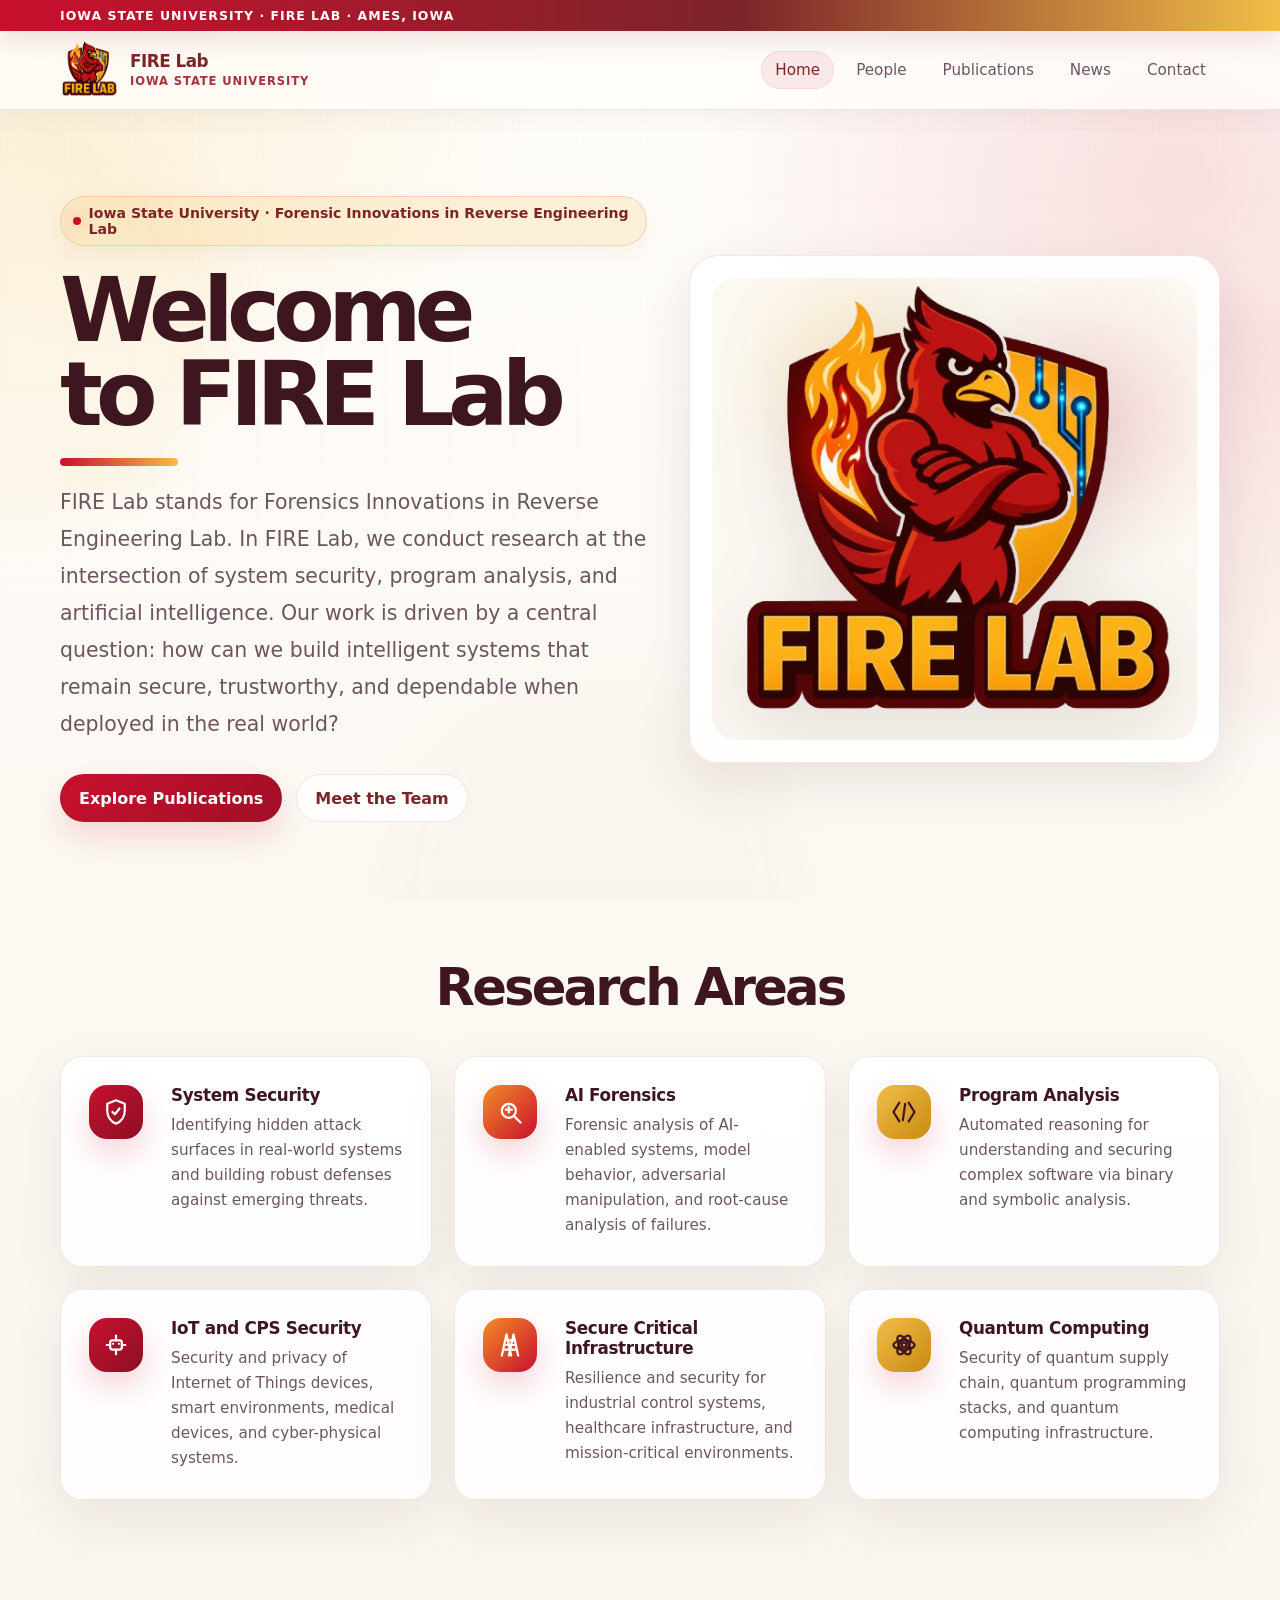
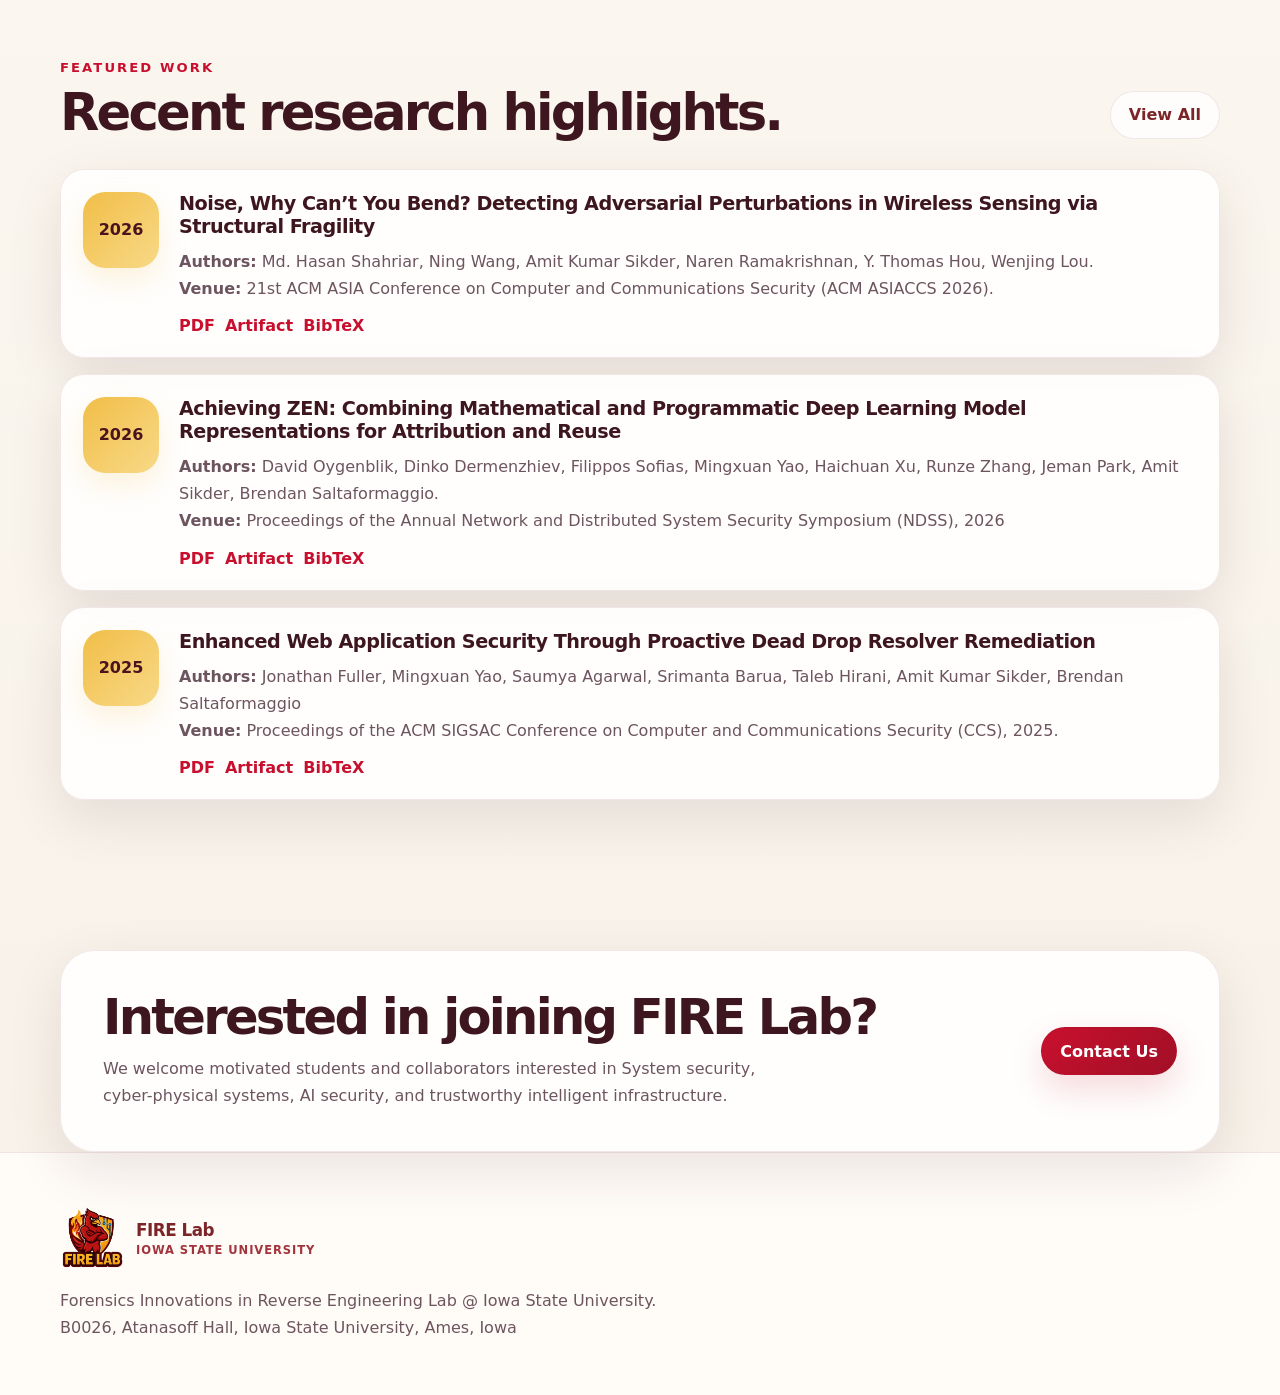
<file: index.html>
<!DOCTYPE html>
<html lang="en">
<head>
  <meta charset="UTF-8" />
  <meta name="viewport" content="width=device-width, initial-scale=1.0" />
  <meta name="theme-color" content="#C8102E" />
  <meta name="description" content="FIRE Lab at Iowa State University - Forensics Innovations in Reverse Engineering Lab." />

<link rel="canonical" href="https://firelab-isu.github.io/" />
<meta property="og:type" content="website" />

<meta property="og:site_name" content="FIRE Lab" />

<meta property="og:title" content="FIRE Lab | Iowa State University" />

<meta property="og:description" content="FIRE Lab at Iowa State University - Forensics Innovations in Reverse Engineering Lab." />

<meta property="og:url" content="https://firelab-isu.github.io/" />

<meta property="og:image" content="https://firelab-isu.github.io/assets/fire-lab-logo.png" />
  <title>FIRE Lab | Iowa State University</title>
  <link rel="icon" href="assets/favicon.png" type="image/png" />
  <link rel="stylesheet" href="styles.css" />
</head>
<body>
  <div class="site-bg" aria-hidden="true">
    <div class="orb orb-a"></div>
    <div class="orb orb-b"></div>
    <div class="orb orb-c"></div>
  </div>
  <div class="grid-overlay" aria-hidden="true"></div>
  <div class="isu-ribbon"><div class="container">Iowa State University · FIRE Lab · Ames, Iowa</div></div>

  <header class="navbar">
    <div class="container nav-inner">
      <a class="brand" href="index.html" aria-label="FIRE Lab home">
        <img class="brand-logo" src="assets/fire-lab-logo-mark.png" alt="FIRE Lab logo" />
        <span class="brand-text">
          <span class="brand-title">FIRE Lab</span>
          <span class="brand-subtitle">Iowa State University</span>
        </span>
      </a>
      <nav class="nav-links" aria-label="Main navigation">
        <a href="index.html">Home</a>
        <a href="people.html">People</a>
        <a href="publications.html">Publications</a>
        <a href="news.html">News</a>
		<a href="contact.html">Contact</a>
      </nav>
      <button class="nav-toggle" aria-label="Open navigation" aria-expanded="false">
        <span></span><span></span><span></span>
      </button>
    </div>
  </header>

  <main>
    <section class="hero">
      <div class="container hero-grid">
        <div class="reveal">
          <span class="eyebrow">Iowa State University · Forensic Innovations in Reverse Engineering Lab</span>
          <h1>Welcome to FIRE Lab</h1>
          <p class="lead">FIRE Lab stands for Forensics Innovations in Reverse Engineering Lab. In FIRE Lab, we conduct research at the intersection of system security, program analysis, and artificial intelligence. Our work is driven by a central question: how can we build intelligent systems that remain secure, trustworthy, and dependable when deployed in the real world?</p>
          <div class="hero-actions">
            <a class="btn btn-primary" href="publications.html">Explore Publications</a>
            <a class="btn btn-ghost" href="people.html">Meet the Team</a>
          </div>
        </div>
        <div class="hero-card reveal">
          <div class="hero-visual">
            <img src="assets/fire-lab-logo.png" alt="FIRE Lab logo" class="hero-logo-img" />
          </div>
        </div>
      </div>
    </section>

    <section class="section research-b2-section">
  <div class="container">
    <div class="research-b2-header reveal">
      <h2 class="section-title">Research Areas</h2>
    </div>

    <div class="research-b2-grid">

      <article class="research-b2-card reveal">
        <div class="research-b2-icon">
          <svg viewBox="0 0 24 24" aria-hidden="true">
            <path d="M12 2L4.5 5v6.2c0 4.9 3.1 9.3 7.5 10.8 4.4-1.5 7.5-5.9 7.5-10.8V5L12 2z"/>
            <path d="M9 12l2 2 4-5"/>
          </svg>
        </div>

        <div>
          <h3>System Security</h3>
          <p>
            Identifying hidden attack surfaces in real-world systems and building robust defenses against emerging threats. 
          </p>
        </div>
      </article>

      <article class="research-b2-card reveal">
        <div class="research-b2-icon">
          <svg viewBox="0 0 24 24" aria-hidden="true">
            <circle cx="11" cy="11" r="6"/>
            <path d="M16 16l5 5"/>
            <path d="M8.5 10h5"/>
            <path d="M11 7.5v5"/>
          </svg>
        </div>

        <div>
          <h3>AI Forensics</h3>
          <p>
            Forensic analysis of AI-enabled systems, model behavior, adversarial manipulation, and root-cause analysis of failures.
          </p>
        </div>
      </article>

      <article class="research-b2-card reveal">
        <div class="research-b2-icon">
          <svg viewBox="0 0 24 24" aria-hidden="true">
            <path d="M8 4L3 12l5 8"/>
            <path d="M16 4l5 8-5 8"/>
            <path d="M13 5l-2 14"/>
          </svg>
        </div>

        <div>
          <h3>Program Analysis</h3>
          <p>
            Automated reasoning for understanding and securing complex software via binary and symbolic analysis.
          </p>
        </div>
      </article>

      <article class="research-b2-card reveal">
        <div class="research-b2-icon">
          <svg viewBox="0 0 24 24" aria-hidden="true">
            <rect x="7" y="8" width="10" height="8" rx="2"/>
            <path d="M12 4v4"/>
            <path d="M12 16v4"/>
            <path d="M4 12h3"/>
            <path d="M17 12h3"/>
            <path d="M9.5 11h.01"/>
            <path d="M14.5 11h.01"/>
          </svg>
        </div>

        <div>
          <h3>IoT and CPS Security</h3>
          <p>
            Security and privacy of Internet of Things devices, smart environments, medical devices, and cyber-physical systems.
          </p>
        </div>
      </article>

      <article class="research-b2-card reveal">
        <div class="research-b2-icon">
          <svg viewBox="0 0 24 24" aria-hidden="true">
            <path d="M5 21L9 3l4 18"/>
            <path d="M19 21L15 3l-4 18"/>
            <path d="M7 12h10"/>
            <path d="M8 8h8"/>
            <path d="M6 16h12"/>
          </svg>
        </div>

        <div>
          <h3>Secure Critical Infrastructure</h3>
          <p>
            Resilience and security for industrial control systems,
            healthcare infrastructure, and mission-critical environments.
          </p>
        </div>
      </article>

      <article class="research-b2-card reveal">
        <div class="research-b2-icon">
          <svg viewBox="0 0 24 24" aria-hidden="true">
            <circle cx="12" cy="12" r="2"/>
            <ellipse cx="12" cy="12" rx="9" ry="4"/>
            <ellipse cx="12" cy="12" rx="9" ry="4" transform="rotate(60 12 12)"/>
            <ellipse cx="12" cy="12" rx="9" ry="4" transform="rotate(120 12 12)"/>
          </svg>
        </div>

        <div>
          <h3>Quantum Computing</h3>
          <p>
            Security of quantum supply chain, quantum programming stacks, and quantum computing infrastructure.
          </p>
        </div>
      </article>

    </div>
  </div>
</section>


    <section class="section">
      <div class="container">
        <div class="section-header reveal">
          <div>
            <div class="section-kicker">Featured Work</div>
            <h2 class="section-title">Recent research highlights.</h2>
          </div>
          <a class="btn btn-ghost" href="publications.html">View All</a>
        </div>
        <div class="publication-list" id="featured-publications">
			<article class="pub-card reveal">
				<div class="year-badge">...</div>
				<div>
					<div class="pub-meta"><span>Loading publications</span></div>
					<h3>Recent research highlights will appear here.</h3>
					<p>Loading the latest publications from publications.html.</p>
				</div>
			</article>
		</div>
      </div>
    </section>

    <section class="container">
      <div class="cta reveal">
        <div>
          <h2>Interested in joining FIRE Lab?</h2>
          <p>We welcome motivated students and collaborators interested in System security, cyber-physical systems, AI security, and trustworthy intelligent infrastructure.</p>
        </div>
        <a class="btn btn-primary" href="contact.html">Contact Us</a>
      </div>
    </section>
  </main>

  <footer class="footer">
    <div class="container footer-grid">
      <div>
        <a class="brand" href="index.html">
          <img class="brand-logo" src="assets/fire-lab-logo-mark.png" alt="FIRE Lab logo" />
          <span class="brand-text"><span class="brand-title">FIRE Lab</span><span class="brand-subtitle">Iowa State University</span></span>
        </a>
        <p>Forensics Innovations in Reverse Engineering Lab @ Iowa State University. <br>
		B0026, Atanasoff Hall, Iowa State University, Ames, Iowa</p>
      </div>
    </div>
  </footer>

  <script src="script.js"></script>
</body>
</html>
</file>
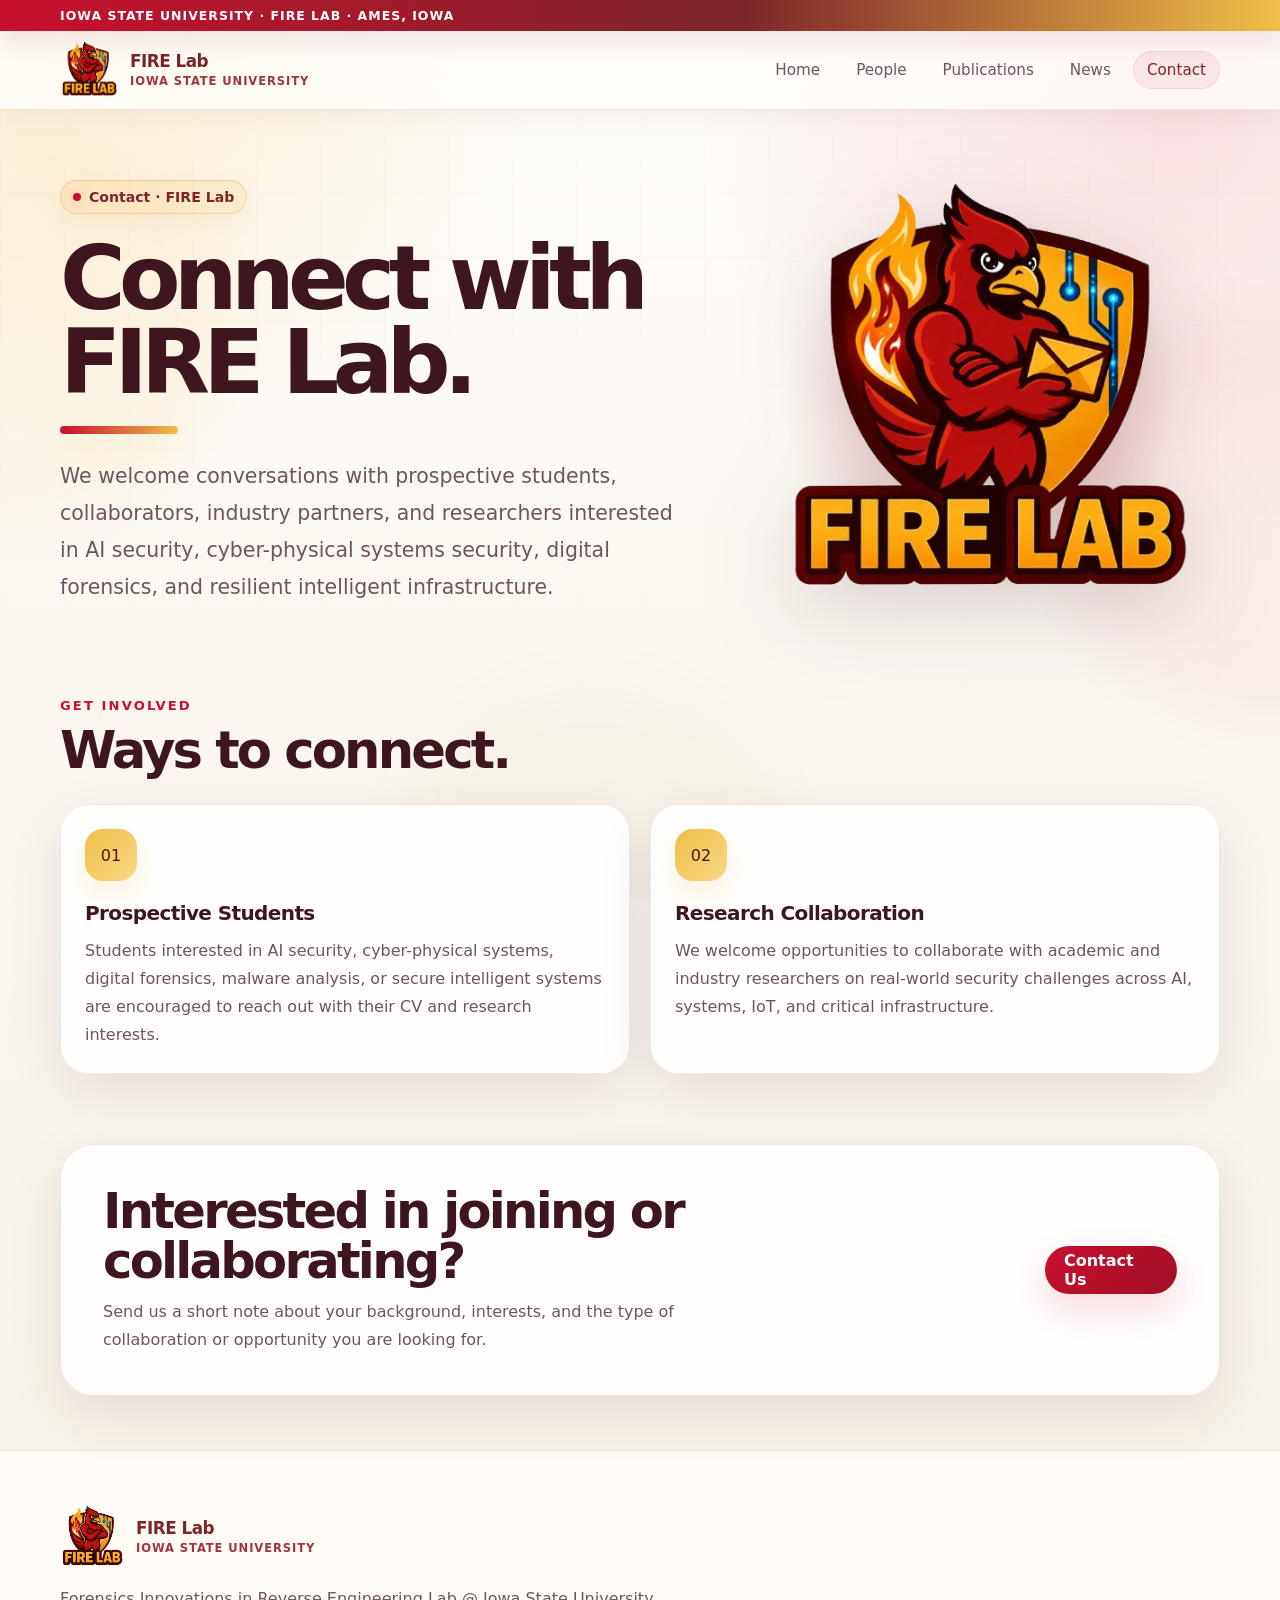
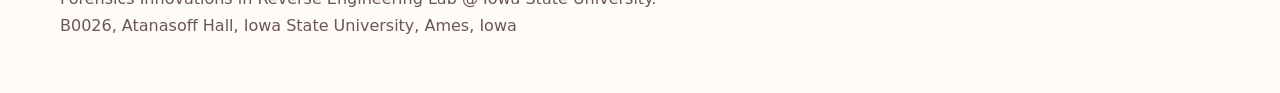
<file: contact.html>
<!DOCTYPE html>
<html lang="en">
<head>
  <meta charset="UTF-8" />
  <meta name="viewport" content="width=device-width, initial-scale=1.0" />
  <meta name="theme-color" content="#C8102E" />
  <meta
    name="description"
    content="Contact FIRE Lab at Iowa State University."
  />

  <title>Contact | FIRE Lab at Iowa State University</title>

  <link rel="icon" href="assets/favicon.png" type="image/png" />
  <link rel="stylesheet" href="styles.css" />

  <style>
    /* Contact-page hero */

    .contact-hero {
      padding: 68px 0 46px;
    }

    .contact-hero-grid {
      display: grid;
      grid-template-columns: minmax(0, 1.05fr) minmax(330px, 0.8fr);
      align-items: center;
      gap: 56px;
    }

    .contact-hero-copy {
      max-width: 760px;
    }

    .contact-hero-copy h1 {
      margin-bottom: 24px;
    }

    .contact-hero-visual {
      position: relative;
      min-height: 420px;
      display: grid;
      place-items: center;
      isolation: isolate;
    }

    .contact-hero-visual::before {
      content: "";
      position: absolute;
      width: 390px;
      height: 390px;
      border-radius: 50%;
      background:
        radial-gradient(
          circle,
          rgba(241, 190, 72, 0.25) 0%,
          rgba(200, 16, 46, 0.08) 48%,
          transparent 72%
        );
      z-index: -1;
    }

    .contact-hero-logo {
      display: block;
      width: min(450px, 100%);
      height: auto;
      object-fit: contain;
      filter: drop-shadow(0 25px 45px rgba(61, 22, 32, 0.18));
      animation: contactLogoFloat 5.5s ease-in-out infinite;
    }

    @keyframes contactLogoFloat {
      0%,
      100% {
        transform: translateY(0);
      }

      50% {
        transform: translateY(-10px);
      }
    }

    .contact-connect-section {
      padding-top: 24px;
    }

    .contact-connect-section .section-header {
      margin-bottom: 28px;
    }

    @media (max-width: 900px) {
      .contact-hero-grid {
        grid-template-columns: 1fr;
        gap: 28px;
      }

      .contact-hero-visual {
        min-height: 320px;
      }

      .contact-hero-logo {
        width: min(360px, 82%);
      }
    }

    @media (max-width: 600px) {
      .contact-hero {
        padding-top: 46px;
      }

      .contact-hero-visual {
        min-height: 260px;
      }

      .contact-hero-logo {
        width: min(300px, 88%);
      }
    }

    @media (prefers-reduced-motion: reduce) {
      .contact-hero-logo {
        animation: none;
      }
    }
  </style>
</head>

<body class="contact-page">
  <div class="site-bg" aria-hidden="true">
    <div class="orb orb-a"></div>
    <div class="orb orb-b"></div>
    <div class="orb orb-c"></div>
  </div>

  <div class="grid-overlay" aria-hidden="true"></div>

  <div class="isu-ribbon">
    <div class="container">
      Iowa State University · FIRE Lab · Ames, Iowa
    </div>
  </div>

  <header class="navbar">
    <div class="container nav-inner">
      <a class="brand" href="index.html" aria-label="FIRE Lab home">
        <img
          class="brand-logo"
          src="assets/fire-lab-logo-mark.png"
          alt="FIRE Lab logo"
        />

        <span class="brand-text">
          <span class="brand-title">FIRE Lab</span>
          <span class="brand-subtitle">Iowa State University</span>
        </span>
      </a>

      <nav class="nav-links" aria-label="Main navigation">
        <a href="index.html">Home</a>
        <a href="people.html">People</a>
        <a href="publications.html">Publications</a>
        <a href="news.html">News</a>
        <a href="contact.html">Contact</a>
      </nav>

      <button
        class="nav-toggle"
        aria-label="Open navigation"
        aria-expanded="false"
      >
        <span></span>
        <span></span>
        <span></span>
      </button>
    </div>
  </header>

  <main>
    <section class="page-hero contact-hero">
      <div class="container contact-hero-grid">
        <div class="contact-hero-copy reveal">
          <span class="eyebrow">Contact · FIRE Lab</span>

          <h1>Connect with<br />FIRE Lab.</h1>

          <p class="lead">
            We welcome conversations with prospective students, collaborators,
            industry partners, and researchers interested in AI security,
            cyber-physical systems security, digital forensics, and resilient
            intelligent infrastructure.
          </p>
        </div>

        <div class="contact-hero-visual reveal">
          <img
            class="contact-hero-logo"
            src="assets/fire-lab-logo-contact.png"
            alt="FIRE Lab cardinal holding an email envelope"
          />
        </div>
      </div>
    </section>

    <section class="section section-tight contact-connect-section">
      <div class="container">
        <div class="section-header reveal">
          <div>
            <div class="section-kicker">Get Involved</div>
            <h2 class="section-title">Ways to connect.</h2>
          </div>
        </div>

        <div class="card-grid contact-card-grid">
  <article class="card reveal">
    <div class="icon-badge">01</div>
    <h3>Prospective Students</h3>
    <p>
      Students interested in AI security, cyber-physical systems, digital
      forensics, malware analysis, or secure intelligent systems are encouraged
      to reach out with their CV and research interests.
    </p>
  </article>

  <article class="card reveal">
    <div class="icon-badge">02</div>
    <h3>Research Collaboration</h3>
    <p>
      We welcome opportunities to collaborate with academic and industry researchers on real-world security challenges across AI, systems, IoT, and critical infrastructure.
    </p>
  </article>
</div>

        <div class="cta reveal">
          <div>
            <h2>Interested in joining or collaborating?</h2>

            <p>
              Send us a short note about your background, interests, and the
              type of collaboration or opportunity you are looking for.
            </p>
          </div>

          <a
            class="btn btn-primary"
            href="mailto:aksikder@iastate.edu?subject=FIRE%20Lab%20Inquiry"
          >
            Contact Us
          </a>
        </div>
      </div>
    </section>
  </main>

  <footer class="footer">
    <div class="container footer-grid">
      <div>
        <a class="brand" href="index.html">
          <img
            class="brand-logo"
            src="assets/fire-lab-logo-mark.png"
            alt="FIRE Lab logo"
          />

          <span class="brand-text">
            <span class="brand-title">FIRE Lab</span>
            <span class="brand-subtitle">Iowa State University</span>
          </span>
        </a>

        <p>
          Forensics Innovations in Reverse Engineering Lab @ Iowa State
          University.<br />
          B0026, Atanasoff Hall, Iowa State University, Ames, Iowa
        </p>
      </div>

      
    </div>
  </footer>

  <script src="script.js"></script>
</body>
</html>
</file>
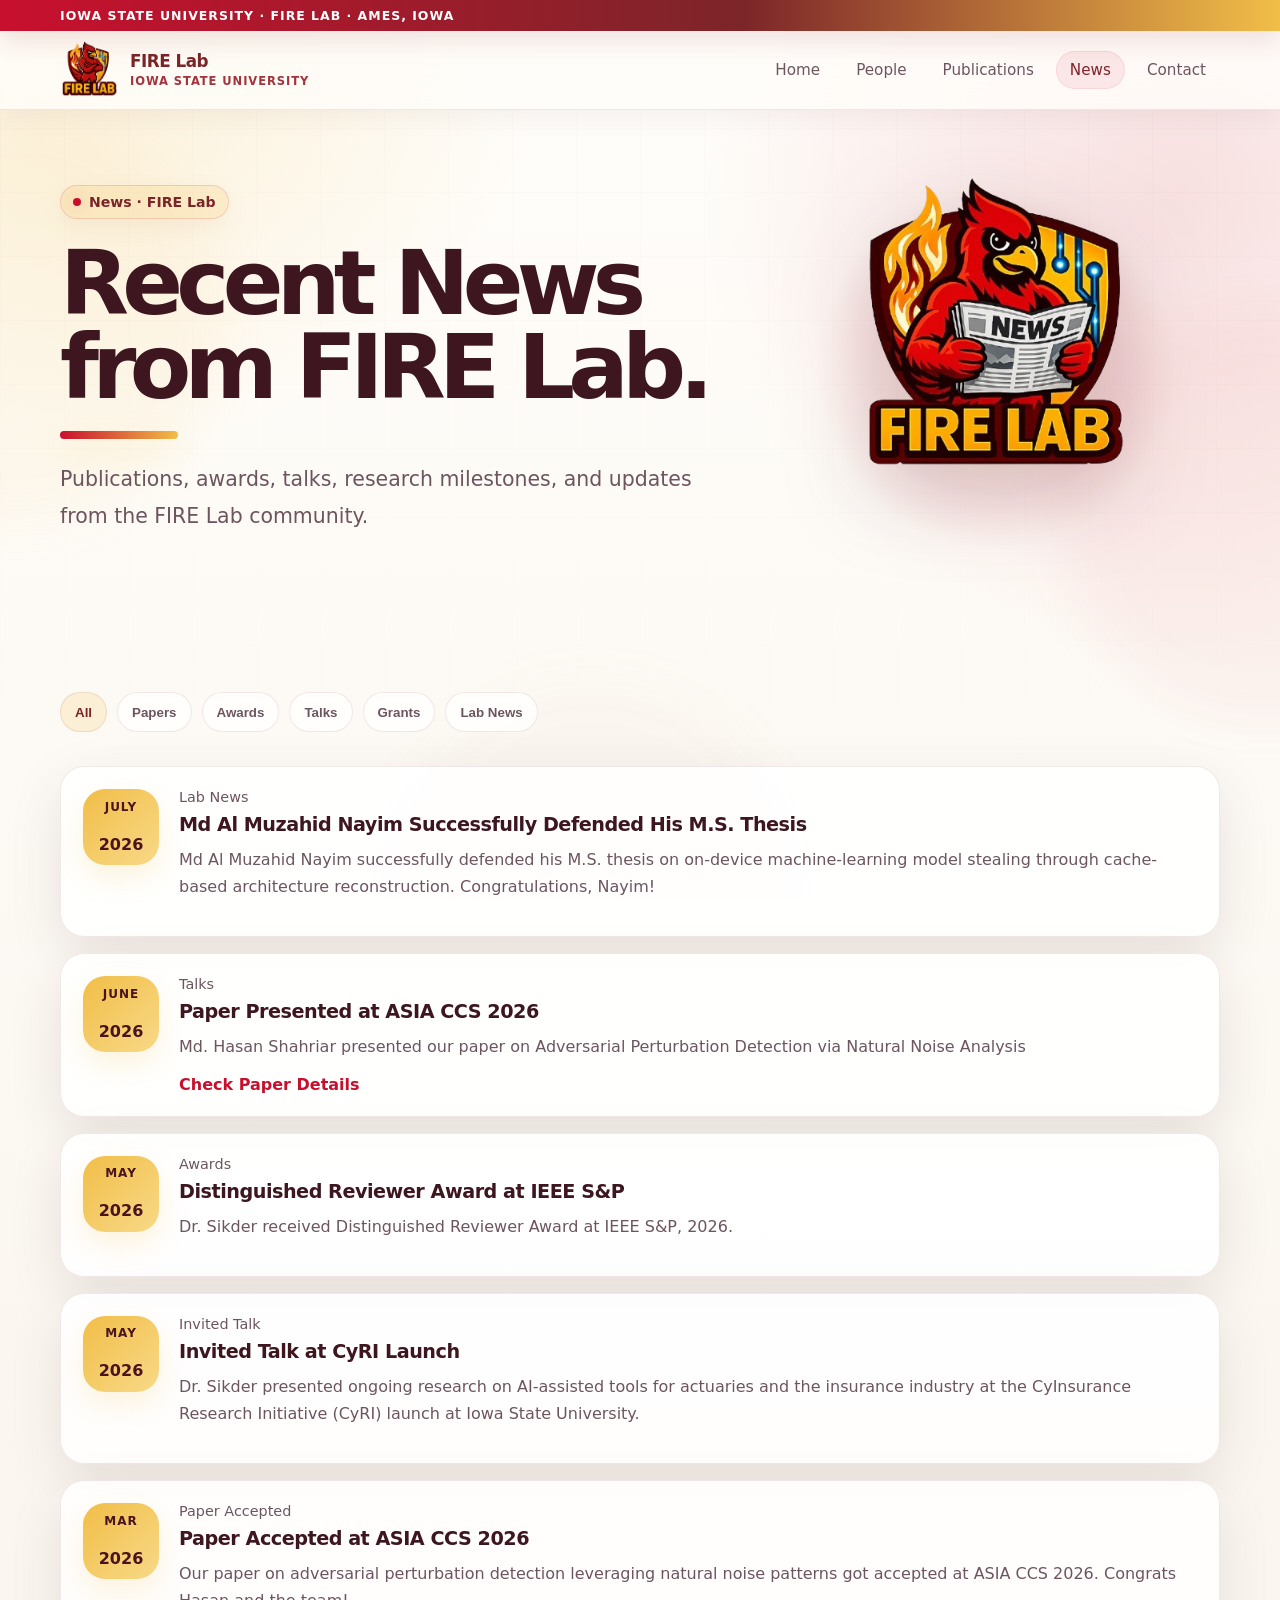
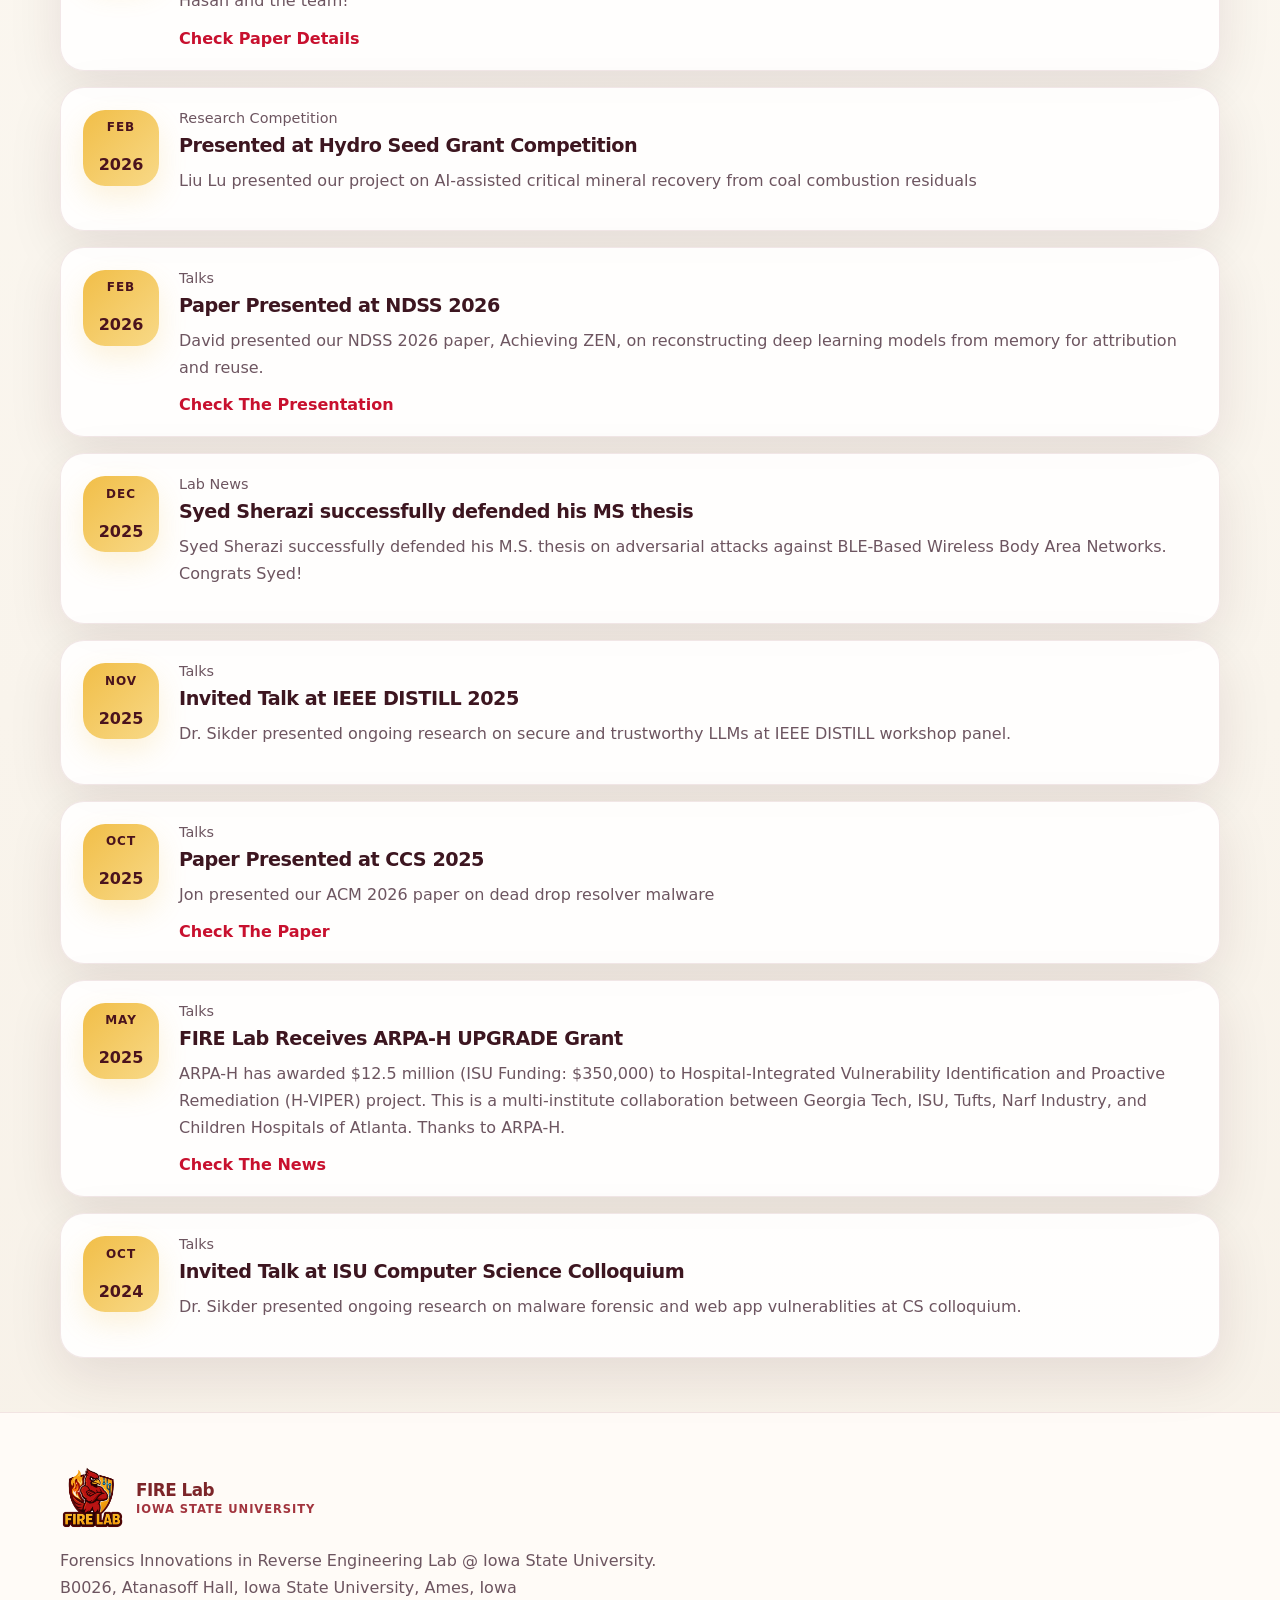
<file: news.html>
<!DOCTYPE html>
<html lang="en">
<head>
  <meta charset="UTF-8" />
  <meta name="viewport" content="width=device-width, initial-scale=1.0" />
  <meta name="theme-color" content="#C8102E" />
  <meta name="description" content="FIRE Lab news and updates." />
  <title>News | FIRE Lab at Iowa State University</title>
  <link rel="icon" href="assets/favicon.png" type="image/png" />
  <link rel="stylesheet" href="styles.css" />
</head>
<body>
  <div class="site-bg" aria-hidden="true"><div class="orb orb-a"></div><div class="orb orb-b"></div><div class="orb orb-c"></div></div>
  <div class="grid-overlay" aria-hidden="true"></div>
  <div class="isu-ribbon"><div class="container">Iowa State University · FIRE Lab · Ames, Iowa</div></div>

  <header class="navbar">
    <div class="container nav-inner">
      <a class="brand" href="index.html" aria-label="FIRE Lab home"><img class="brand-logo" src="assets/fire-lab-logo-mark.png" alt="FIRE Lab logo" /><span class="brand-text"><span class="brand-title">FIRE Lab</span><span class="brand-subtitle">Iowa State University</span></span></a>
      <nav class="nav-links" aria-label="Main navigation"><a href="index.html">Home</a><a href="people.html">People</a><a href="publications.html">Publications</a><a href="news.html">News</a><a href="contact.html">Contact</a></nav>
      <button class="nav-toggle" aria-label="Open navigation" aria-expanded="false"><span></span><span></span><span></span></button>
    </div>
  </header>

  <main>
    <section class="page-hero news-page-hero">
  <div class="container news-hero-grid">

    <div class="news-hero-content reveal">
      <span class="eyebrow">News · FIRE Lab</span>

      <h1>
        Recent News<br>
        from FIRE Lab.
      </h1>

      <p class="lead">
        Publications, awards, talks, research milestones, and updates from the FIRE Lab community.
      </p>
    </div>

    <div class="news-hero-logo-wrap reveal">
      <img
        class="news-hero-logo"
        src="assets/fire-lab-news-logos.png"
        alt="FIRE Lab cardinal reading the news"
      />
    </div>

  </div>
</section>

    <section class="section section-tight">
      <div class="container">
        

        <div class="filters news-filter reveal" aria-label="News filters">
          <button class="filter-btn active" data-filter="all">All</button>
          <button class="filter-btn" data-filter="paper">Papers</button>
          <button class="filter-btn" data-filter="award">Awards</button>
          <button class="filter-btn" data-filter="talk">Talks</button>
          <button class="filter-btn" data-filter="grant">Grants</button>
		  <button class="filter-btn" data-filter="lab">Lab News</button>
        </div>

        <div class="news-list">
          <article class="news-card reveal" data-category="lab">
  <div class="date-badge"><span>July</span>2026</div>

  <div>
    <div class="news-meta"><span>Lab News</span></div>

    <h3>Md Al Muzahid Nayim Successfully Defended His M.S. Thesis</h3>

    <p>
      Md Al Muzahid Nayim successfully defended his M.S. thesis on
      on-device machine-learning model stealing through cache-based
      architecture reconstruction. Congratulations, Nayim!
    </p>
  </div>
</article>
		  
		  <article class="news-card reveal" data-category="talk">
            <div class="date-badge"><span>June</span>2026</div>
            <div>
              <div class="news-meta"><span>Talks</span></div>
              <h3>Paper Presented at ASIA CCS 2026</h3>
              <p>Md. Hasan Shahriar presented our paper on Adversarial Perturbation Detection via Natural Noise Analysis</p>
			  <a class="text-link" href="https://dl.acm.org/doi/abs/10.1145/3779208.3806083">Check Paper Details</a>
            </div>
          </article>

          <article class="news-card reveal" data-category="award">
            <div class="date-badge"><span>May</span>2026</div>
            <div>
              <div class="news-meta"><span>Awards</span></div>
              <h3>Distinguished Reviewer Award at IEEE S&P</h3>
              <p>Dr. Sikder received Distinguished Reviewer Award at IEEE S&P, 2026.</p>
            </div>
          </article>
		  
		  <article class="news-card reveal" data-category="talk">
            <div class="date-badge"><span>May</span>2026</div>
            <div>
              <div class="news-meta"><span>Invited Talk</span></div>
              <h3>Invited Talk at CyRI Launch</h3>
              <p>Dr. Sikder presented ongoing research on AI-assisted tools for actuaries and the insurance industry at the CyInsurance Research Initiative (CyRI) launch at Iowa State University.</p>
            </div>
          </article>

          <article class="news-card reveal" data-category="paper">
            <div class="date-badge"><span>Mar</span>2026</div>
            <div>
              <div class="news-meta"><span>Paper Accepted</span></div>
              <h3>Paper Accepted at ASIA CCS 2026</h3>
              <p>Our paper on adversarial perturbation detection leveraging natural noise patterns got accepted at ASIA CCS 2026. Congrats Hasan and the team!</p>
              <a class="text-link" href="https://dl.acm.org/doi/abs/10.1145/3779208.3806083">Check Paper Details</a>
            </div>
          </article>

          <article class="news-card reveal" data-category="talk">
            <div class="date-badge"><span>Feb</span>2026</div>
            <div>
              <div class="news-meta"><span>Research Competition</span></div>
              <h3>Presented at Hydro Seed Grant Competition</h3>
              <p>Liu Lu presented our project on AI-assisted critical mineral recovery from coal combustion residuals </p>
            </div>
          </article>
		  
		  <article class="news-card reveal" data-category="talk">
            <div class="date-badge"><span>Feb</span>2026</div>
            <div>
              <div class="news-meta"><span>Talks</span></div>
              <h3>Paper Presented at NDSS 2026</h3>
              <p>David presented our NDSS 2026 paper, Achieving ZEN, on reconstructing deep learning models from memory for attribution and reuse.</p>
			  <a class="text-link" href="https://www.youtube.com/watch?v=38ENoGDpjMY&feature=youtu.be">Check The Presentation</a>
            </div>
          </article>

          <article class="news-card reveal" data-category="lab">
			<div class="date-badge"><span>Dec</span>2025</div>

				<div>
					<div class="news-meta"><span>Lab News</span></div>

					<h3>Syed Sherazi successfully defended his MS thesis</h3>

					<p>
					Syed Sherazi successfully defended his M.S. thesis on
					adversarial attacks against BLE-Based Wireless Body Area Networks. Congrats Syed!
					</p>
				</div>
			</article>
			
			<article class="news-card reveal" data-category="talk">
            <div class="date-badge"><span>Nov</span>2025</div>
            <div>
              <div class="news-meta"><span>Talks</span></div>
              <h3>Invited Talk at IEEE DISTILL 2025</h3>
              <p>Dr. Sikder presented ongoing research on secure and trustworthy LLMs at IEEE DISTILL workshop panel.</p>
            </div>
          </article>
			
			<article class="news-card reveal" data-category="talk">
            <div class="date-badge"><span>Oct</span>2025</div>
            <div>
              <div class="news-meta"><span>Talks</span></div>
              <h3>Paper Presented at CCS 2025</h3>
              <p>Jon presented our ACM 2026 paper on dead drop resolver malware</p>
			  <a class="text-link" href="https://dl.acm.org/doi/abs/10.1145/3719027.3744860">Check The Paper</a>
            </div>
          </article>
		  
		  <article class="news-card reveal" data-category="grant">
            <div class="date-badge"><span>May</span>2025</div>
            <div>
              <div class="news-meta"><span>Talks</span></div>
              <h3>FIRE Lab Receives ARPA-H UPGRADE Grant</h3>
              <p>ARPA-H has awarded $12.5 million (ISU Funding: $350,000) to Hospital-Integrated Vulnerability Identification and Proactive Remediation (H-VIPER) project. This is a multi-institute collaboration between Georgia Tech, ISU, Tufts, Narf Industry, and Children Hospitals of Atlanta. Thanks to ARPA-H.</p>
			  <a class="text-link" href="https://www.cc.gatech.edu/news/hospital-cyber-threats">Check The News</a>
            </div>
          </article>
		  
		  <article class="news-card reveal" data-category="talk">
            <div class="date-badge"><span>Oct</span>2024</div>
            <div>
              <div class="news-meta"><span>Talks</span></div>
              <h3>Invited Talk at ISU Computer Science Colloquium</h3>
              <p>Dr. Sikder presented ongoing research on malware forensic and web app vulnerablities at CS colloquium.</p>
            </div>
          </article>
        </div>
      </div>
    </section>
  </main>

  <footer class="footer">
    <div class="container footer-grid">
      <div>
        <a class="brand" href="index.html"><img class="brand-logo" src="assets/fire-lab-logo-mark.png" alt="FIRE Lab logo" /><span class="brand-text"><span class="brand-title">FIRE Lab</span><span class="brand-subtitle">Iowa State University</span></span></a>
        <p>Forensics Innovations in Reverse Engineering Lab @ Iowa State University. <br>
		B0026, Atanasoff Hall, Iowa State University, Ames, Iowa</p>
      </div>
    </div>
  </footer>

  <script src="script.js"></script>
</body>
</html>
</file>
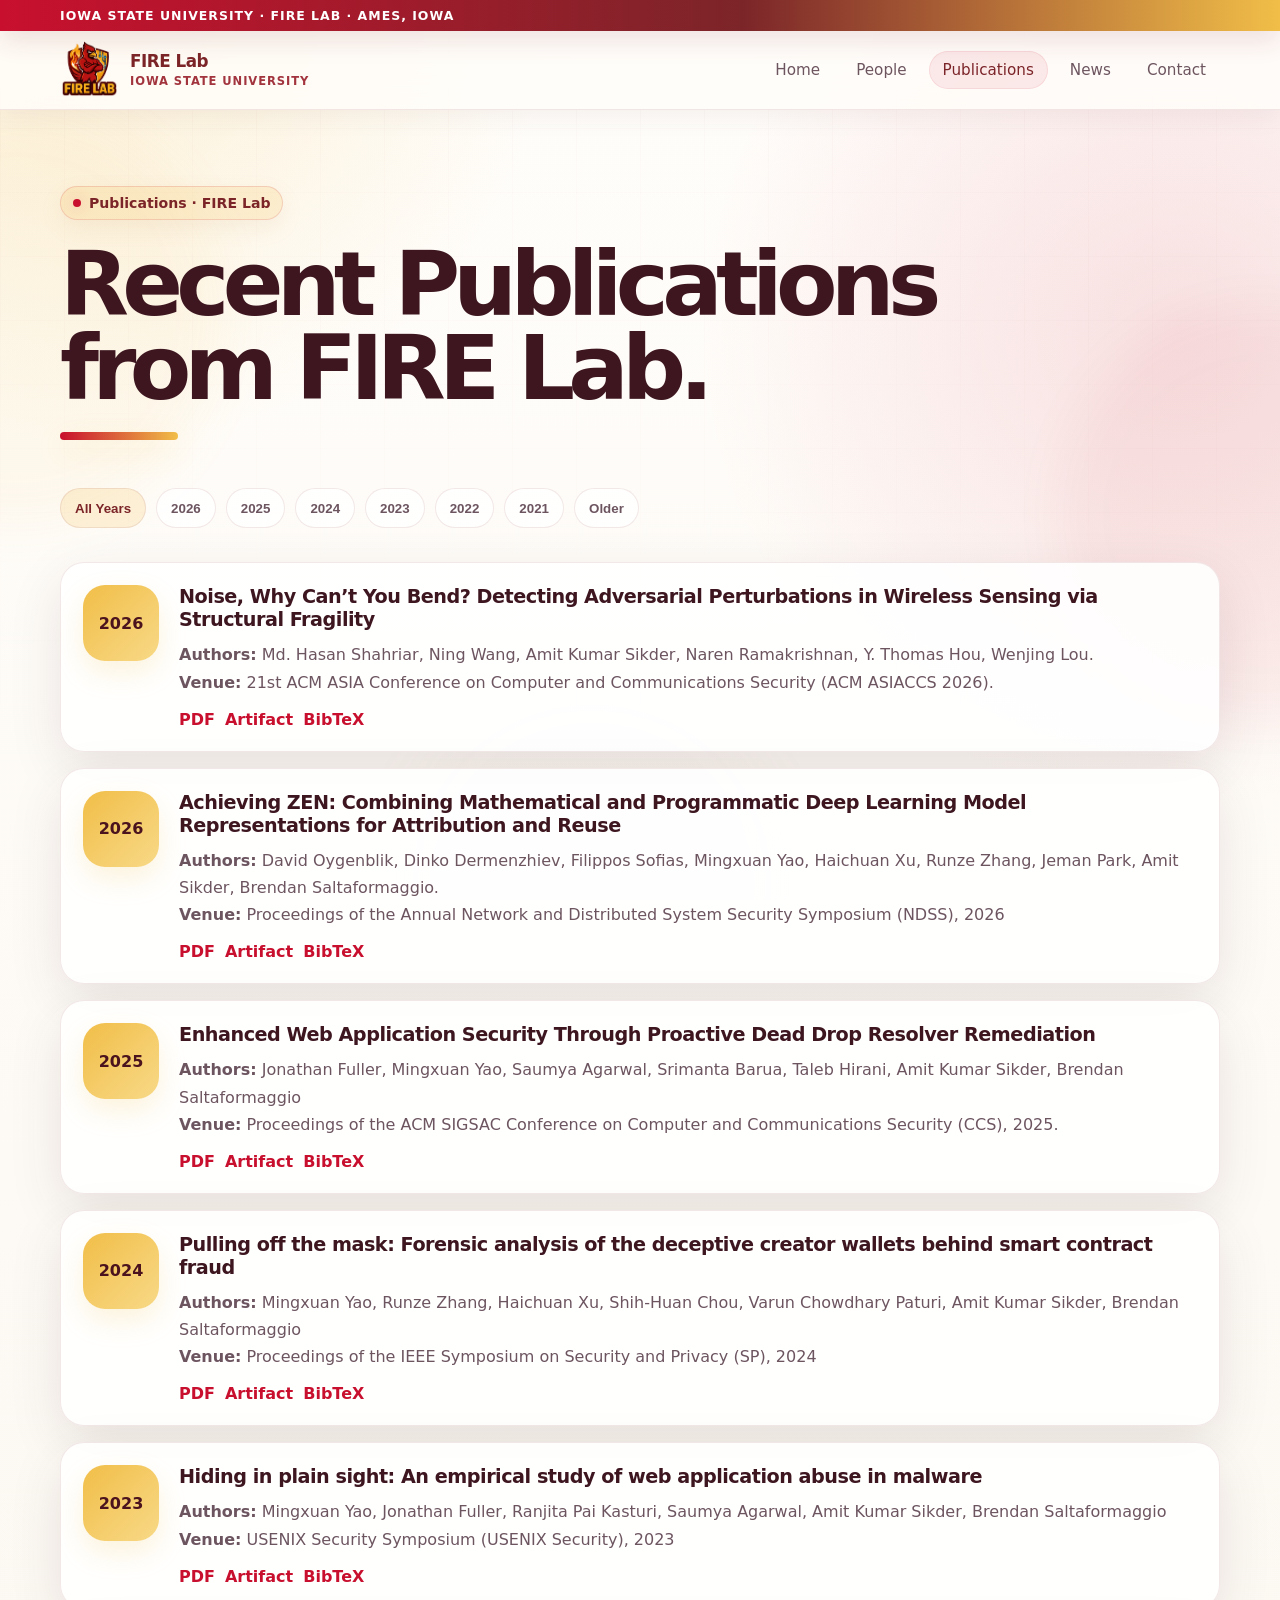
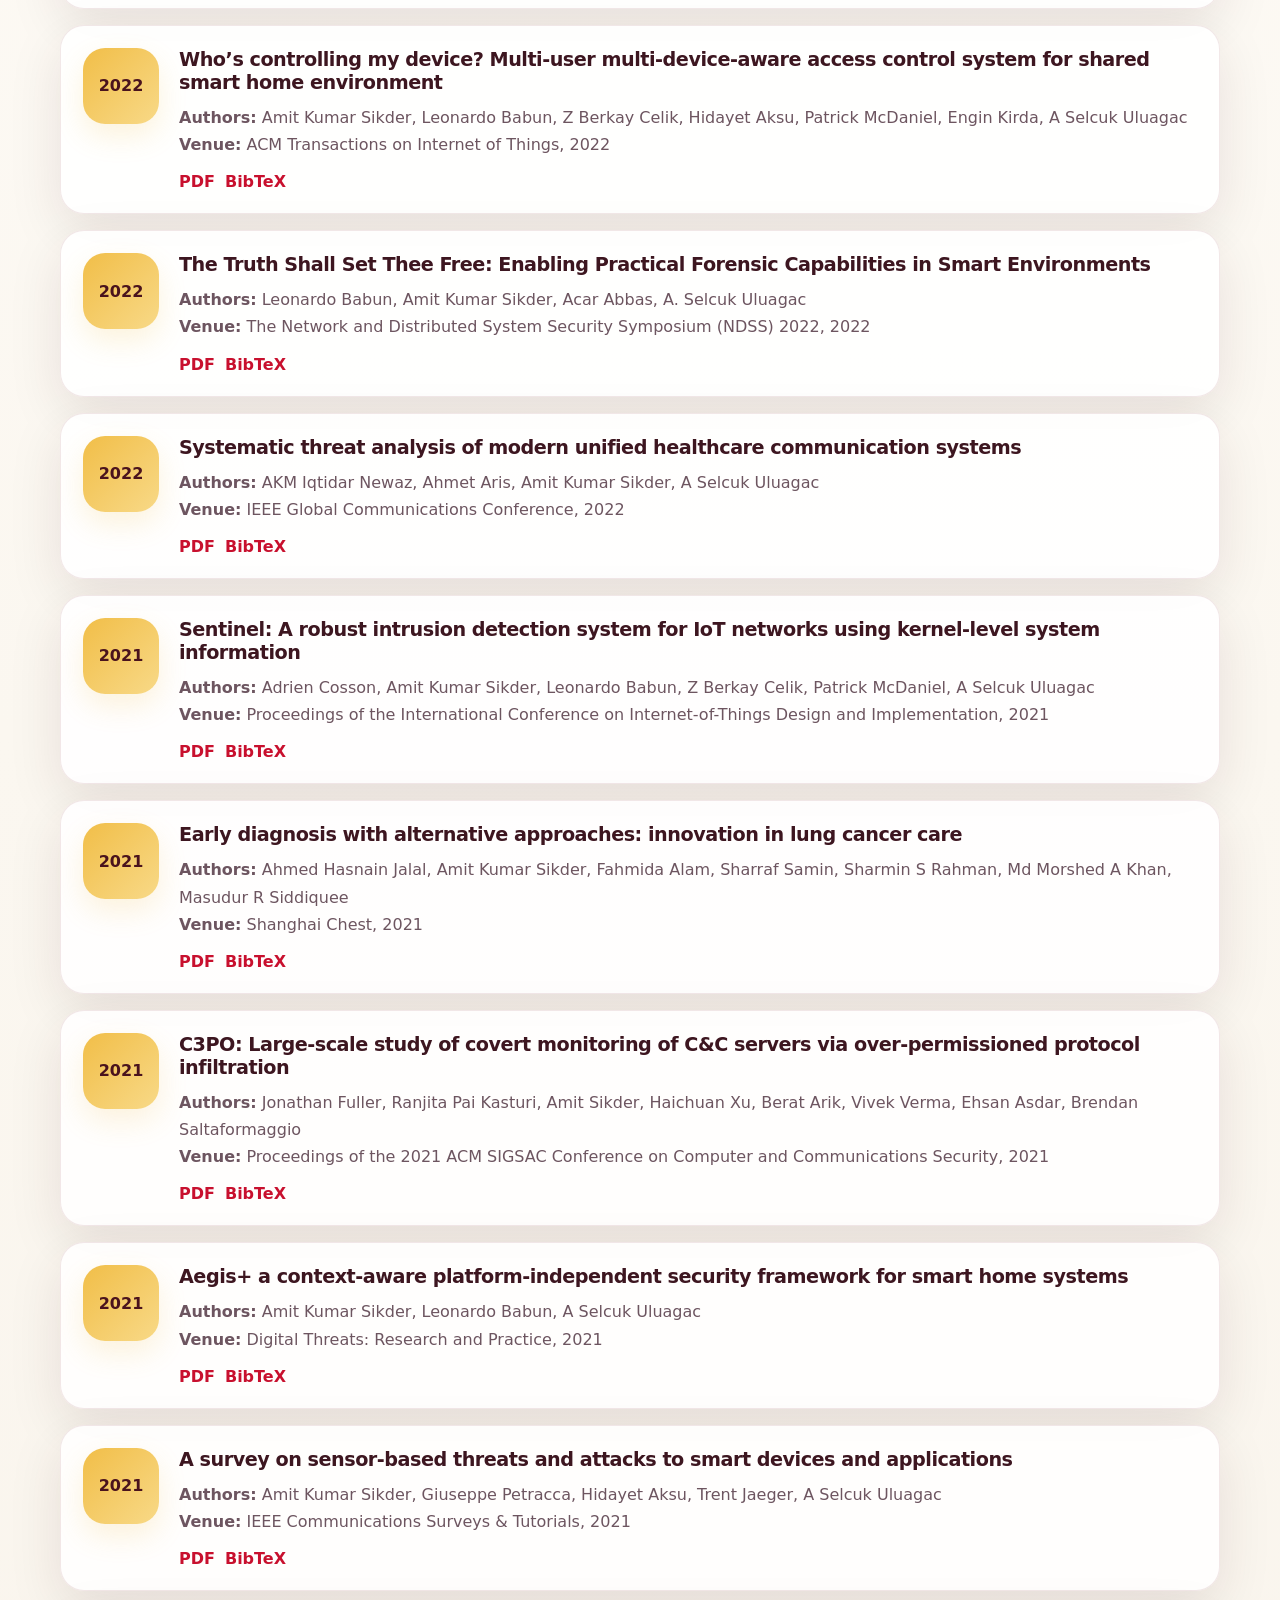
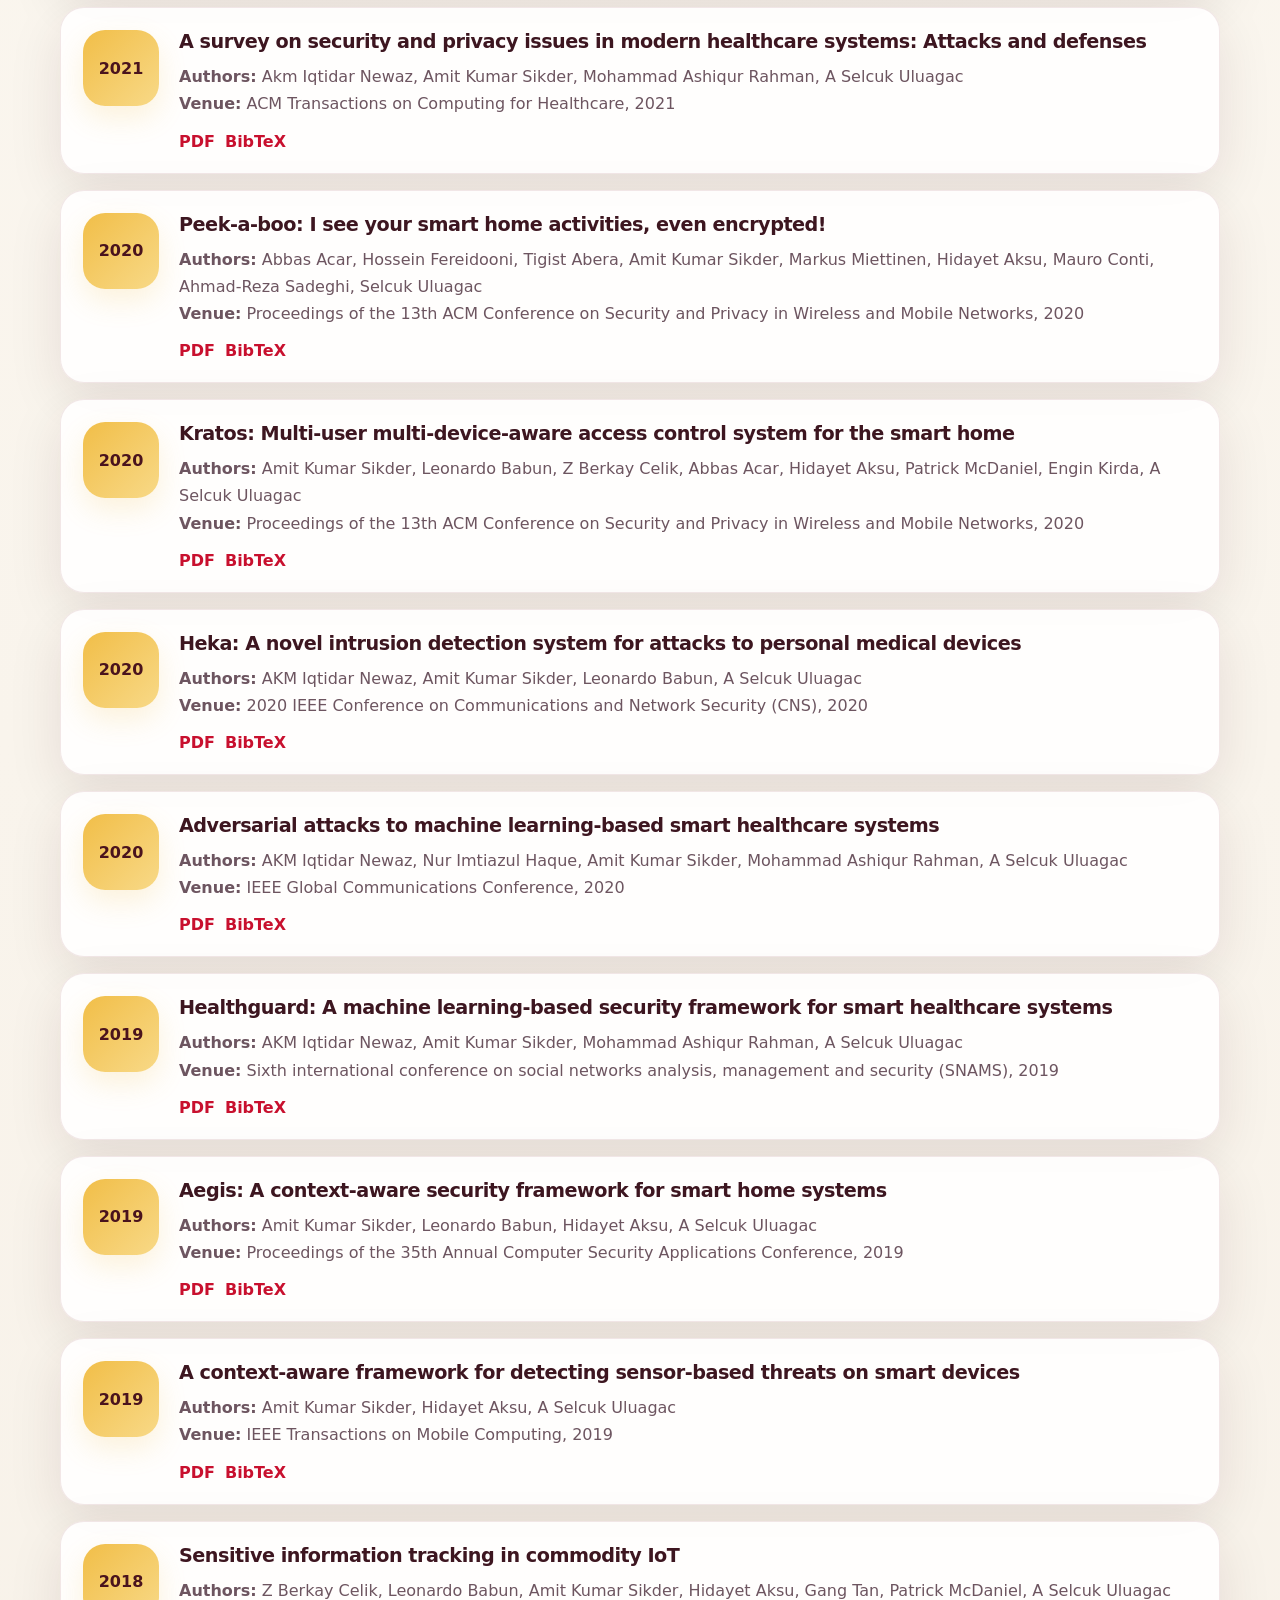
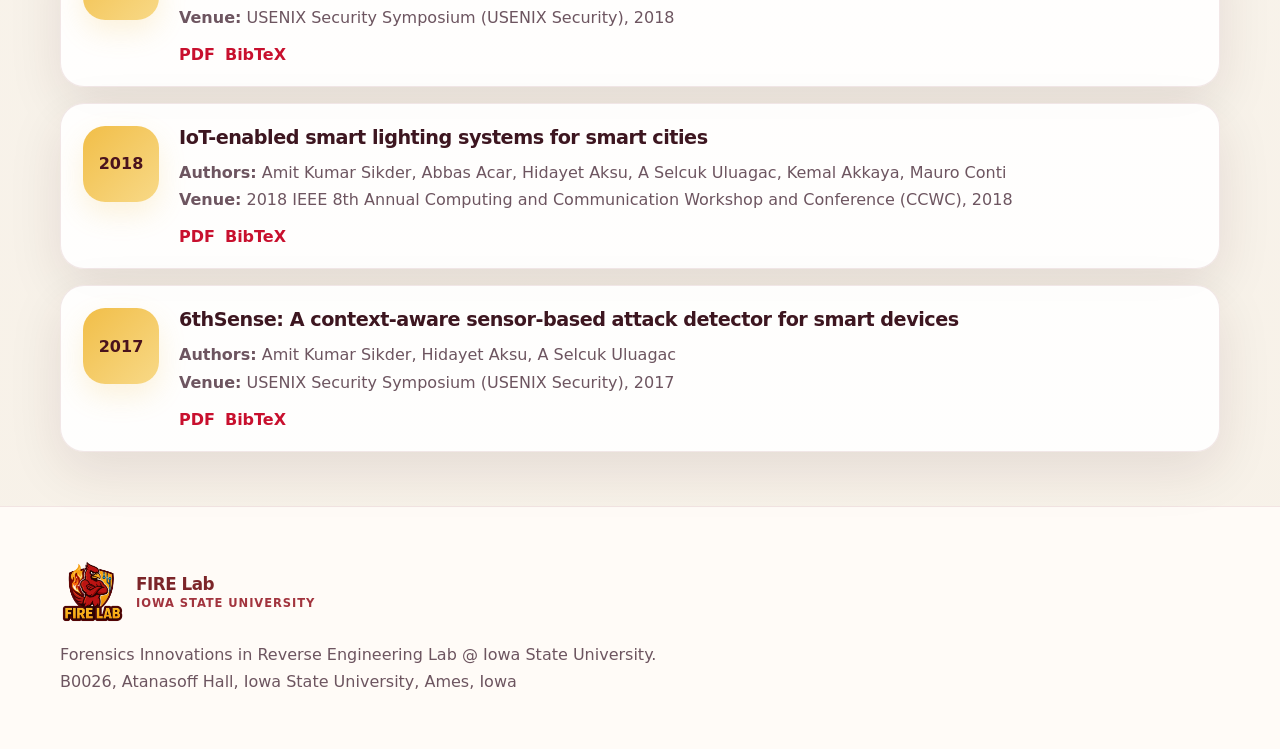
<file: publications.html>
<!DOCTYPE html>
<html lang="en">
<head>
  <meta charset="UTF-8" />
  <meta name="viewport" content="width=device-width, initial-scale=1.0" />
  <meta name="theme-color" content="#C8102E" />
  <meta name="description" content="FIRE Lab publications." />
  <title>Publications | FIRE Lab at Iowa State University</title>
  <link rel="icon" href="assets/favicon.png" type="image/png" />
  <link rel="stylesheet" href="styles.css" />
</head>

<body class="publications-page">
  <div class="site-bg" aria-hidden="true">
    <div class="orb orb-a"></div>
    <div class="orb orb-b"></div>
    <div class="orb orb-c"></div>
  </div>

  <div class="grid-overlay" aria-hidden="true"></div>

  <div class="isu-ribbon">
    <div class="container">Iowa State University · FIRE Lab · Ames, Iowa</div>
  </div>

  <header class="navbar">
    <div class="container nav-inner">
      <a class="brand" href="index.html" aria-label="FIRE Lab home">
        <img class="brand-logo" src="assets/fire-lab-logo-mark.png" alt="FIRE Lab logo" />
        <span class="brand-text">
          <span class="brand-title">FIRE Lab</span>
          <span class="brand-subtitle">Iowa State University</span>
        </span>
      </a>

      <nav class="nav-links" aria-label="Main navigation">
        <a href="index.html">Home</a>
        <a href="people.html">People</a>
        <a href="publications.html">Publications</a>
        <a href="news.html">News</a>
		<a href="contact.html">Contact</a>
      </nav>

      <button class="nav-toggle" aria-label="Open navigation" aria-expanded="false">
        <span></span>
        <span></span>
        <span></span>
      </button>
    </div>
  </header>

  <main>
    <section class="page-hero">
      <div class="container reveal">
        <span class="eyebrow">Publications · FIRE Lab</span>
        <h1>Recent Publications from FIRE Lab.</h1>
      </div>
    </section>

    <section class="section section-tight">
      <div class="container">

        <!-- Year-only publication filters -->
        <div class="filters publication-year-filter reveal" aria-label="Publication year filters">
          <button class="filter-btn active" data-year="all">All Years</button>
          <button class="filter-btn" data-year="2026">2026</button>
          <button class="filter-btn" data-year="2025">2025</button>
          <button class="filter-btn" data-year="2024">2024</button>
		  <button class="filter-btn" data-year="2023">2023</button>
		  <button class="filter-btn" data-year="2022">2022</button>
		  <button class="filter-btn" data-year="2021">2021</button>
		  <button class="filter-btn" data-year="older">Older</button>
        </div>

        <div class="publication-list">

          <article class="pub-card reveal" data-year="2026">
            <div class="year-badge">2026</div>
            <div>

              <h3>
                Noise, Why Can’t You Bend? Detecting Adversarial Perturbations in Wireless Sensing via Structural Fragility
              </h3>

              <p>
                <strong>Authors:</strong> Md. Hasan Shahriar, Ning Wang, Amit Kumar Sikder, Naren Ramakrishnan, Y. Thomas Hou, Wenjing Lou.<br>
				<strong>Venue:</strong> 21st ACM ASIA Conference on Computer and Communications Security (ACM ASIACCS 2026).
              </p>
			  
              <div class="pub-links">
                <a class="text-link" href="#">PDF</a>
                <a class="text-link" href="#">Artifact</a>
                <a class="text-link" href="#">BibTeX</a>
              </div>
            </div>
          </article>

          <article class="pub-card reveal" data-year="2026">
            <div class="year-badge">2026</div>
            <div>

              <h3>
                Achieving ZEN: Combining Mathematical and Programmatic Deep Learning Model Representations for Attribution and Reuse
              </h3>

              <p>
                <strong>Authors:</strong> David Oygenblik, Dinko Dermenzhiev, Filippos Sofias, Mingxuan Yao, Haichuan Xu, Runze Zhang, Jeman Park, Amit Sikder, Brendan Saltaformaggio. <br>
                <strong>Venue:</strong> Proceedings of the Annual Network and Distributed System Security Symposium (NDSS), 2026
              </p>

              <div class="pub-links">
                <a class="text-link" href="papers/achieving-zen.pdf" target="_blank">PDF</a>
                <a class="text-link" href="https://zenodo.org/records/17060060" target="_blank">Artifact</a>
                <a class="text-link" href="bibtex/zen-2026.txt" target="_blank">BibTeX</a>
              </div>
            </div>
          </article>

          <article class="pub-card reveal" data-year="2025">
            <div class="year-badge">2025</div>
            <div>

              <h3>
                Enhanced Web Application Security Through Proactive Dead Drop Resolver Remediation
              </h3>

              <p>
                <strong>Authors:</strong> Jonathan Fuller, Mingxuan Yao, Saumya Agarwal, Srimanta Barua, Taleb Hirani, Amit Kumar Sikder, Brendan Saltaformaggio <br>
                <strong>Venue:</strong> Proceedings of the ACM SIGSAC Conference on Computer and Communications Security (CCS), 2025.
              </p>

              <div class="pub-links">
                <a class="text-link" href="papers/vader.pdf" target="_blank">PDF</a>
                <a class="text-link" href="https://github.com/CyFI-Lab-Public/VADER" target="_blank">Artifact</a>
                <a class="text-link" href="bibtex/vader-2025.txt" target="_blank">BibTeX</a>
              </div>
            </div>
          </article>

          <article class="pub-card reveal" data-year="2024">
            <div class="year-badge">2024</div>
            <div>

              <h3>
                Pulling off the mask: Forensic analysis of the deceptive creator wallets behind smart contract fraud
              </h3>

              <p>
                <strong>Authors:</strong> Mingxuan Yao, Runze Zhang, Haichuan Xu, Shih-Huan Chou, Varun Chowdhary Paturi, Amit Kumar Sikder, Brendan Saltaformaggio <br>
                <strong>Venue:</strong> Proceedings of the IEEE Symposium on Security and Privacy (SP), 2024
              </p>

              <div class="pub-links">
                <a class="text-link" href="papers/coco.pdf" target="_blank">PDF</a>
                <a class="text-link" href="https://github.com/CyFI-Lab-Public/COCO" target="_blank">Artifact</a>
                <a class="text-link" href="bibtex/coco-2024.txt" target="_blank">BibTeX</a>
              </div>
            </div>
          </article>

          <article class="pub-card reveal" data-year="2023" id="yao2023hiding">
            <div class="year-badge">2023</div>
            <div>
              <h3>Hiding in plain sight: An empirical study of web application abuse in malware</h3>

              <p>
                <strong>Authors:</strong> Mingxuan Yao, Jonathan Fuller, Ranjita Pai Kasturi, Saumya Agarwal, Amit Kumar Sikder, Brendan Saltaformaggio<br>
                <strong>Venue:</strong> USENIX Security Symposium (USENIX Security), 2023
              </p>

              <div class="pub-links">
                <a class="text-link" href="papers/yao2023hiding.pdf" target="_blank">PDF</a>
				<a class="text-link" href="https://github.com/CyFI-Lab-Public/MARSEA" target="_blank">Artifact</a>
                <a class="text-link" href="bibtex/yao2023hiding.txt" target="_blank">BibTeX</a>
              </div>
            </div>
          </article>

          <article class="pub-card reveal" data-year="2022" id="sikder2022s">
            <div class="year-badge">2022</div>
            <div>
              <h3>Who’s controlling my device? Multi-user multi-device-aware access control system for shared smart home environment</h3>

              <p>
                <strong>Authors:</strong> Amit Kumar Sikder, Leonardo Babun, Z Berkay Celik, Hidayet Aksu, Patrick McDaniel, Engin Kirda, A Selcuk Uluagac<br>
                <strong>Venue:</strong> ACM Transactions on Internet of Things, 2022
              </p>

              <div class="pub-links">
                <a class="text-link" href="papers/sikder2022s.pdf" target="_blank">PDF</a>
                <a class="text-link" href="bibtex/sikder2022s.txt" target="_blank">BibTeX</a>
              </div>
            </div>
          </article>

          <article class="pub-card reveal" data-year="2022" id="babun2022truth">
            <div class="year-badge">2022</div>
            <div>
              <h3>The Truth Shall Set Thee Free: Enabling Practical Forensic Capabilities in Smart Environments</h3>

              <p>
                <strong>Authors:</strong> Leonardo Babun, Amit Kumar Sikder, Acar Abbas, A. Selcuk Uluagac<br>
                <strong>Venue:</strong> The Network and Distributed System Security Symposium (NDSS) 2022, 2022
              </p>

              <div class="pub-links">
                <a class="text-link" href="papers/babun2022truth.pdf" target="_blank">PDF</a>
                <a class="text-link" href="bibtex/babun2022truth.txt" target="_blank">BibTeX</a>
              </div>
            </div>
          </article>

          <article class="pub-card reveal" data-year="2022" id="newaz2022systematic">
            <div class="year-badge">2022</div>
            <div>
              <h3>Systematic threat analysis of modern unified healthcare communication systems</h3>

              <p>
                <strong>Authors:</strong> AKM Iqtidar Newaz, Ahmet Aris, Amit Kumar Sikder, A Selcuk Uluagac<br>
                <strong>Venue:</strong> IEEE Global Communications Conference, 2022
              </p>

              <div class="pub-links">
                <a class="text-link" href="papers/newaz2022systematic.pdf" target="_blank">PDF</a>
                <a class="text-link" href="bibtex/newaz2022systematic.txt" target="_blank">BibTeX</a>
              </div>
            </div>
          </article>

          <article class="pub-card reveal" data-year="2021" id="cosson2021sentinel">
            <div class="year-badge">2021</div>
            <div>
              <h3>Sentinel: A robust intrusion detection system for IoT networks using kernel-level system information</h3>

              <p>
                <strong>Authors:</strong> Adrien Cosson, Amit Kumar Sikder, Leonardo Babun, Z Berkay Celik, Patrick McDaniel, A Selcuk Uluagac<br>
                <strong>Venue:</strong> Proceedings of the International Conference on Internet-of-Things Design and Implementation, 2021
              </p>

              <div class="pub-links">
                <a class="text-link" href="papers/cosson2021sentinel.pdf" target="_blank">PDF</a>
                <a class="text-link" href="bibtex/cosson2021sentinel.txt" target="_blank">BibTeX</a>
              </div>
            </div>
          </article>

          <article class="pub-card reveal" data-year="2021" id="jalal2021early">
            <div class="year-badge">2021</div>
            <div>
              <h3>Early diagnosis with alternative approaches: innovation in lung cancer care</h3>

              <p>
                <strong>Authors:</strong> Ahmed Hasnain Jalal, Amit Kumar Sikder, Fahmida Alam, Sharraf Samin, Sharmin S Rahman, Md Morshed A Khan, Masudur R Siddiquee<br>
                <strong>Venue:</strong> Shanghai Chest, 2021
              </p>

              <div class="pub-links">
                <a class="text-link" href="papers/jalal2021early.pdf" target="_blank">PDF</a>
                <a class="text-link" href="bibtex/jalal2021early.txt" target="_blank">BibTeX</a>
              </div>
            </div>
          </article>

          <article class="pub-card reveal" data-year="2021" id="fuller2021c3po">
            <div class="year-badge">2021</div>
            <div>
              <h3>C3PO: Large-scale study of covert monitoring of C&amp;C servers via over-permissioned protocol infiltration</h3>

              <p>
                <strong>Authors:</strong> Jonathan Fuller, Ranjita Pai Kasturi, Amit Sikder, Haichuan Xu, Berat Arik, Vivek Verma, Ehsan Asdar, Brendan Saltaformaggio<br>
                <strong>Venue:</strong> Proceedings of the 2021 ACM SIGSAC Conference on Computer and Communications Security, 2021
              </p>

              <div class="pub-links">
                <a class="text-link" href="papers/fuller2021c3po.pdf" target="_blank">PDF</a>
                <a class="text-link" href="bibtex/fuller2021c3po.txt" target="_blank">BibTeX</a>
              </div>
            </div>
          </article>

          <article class="pub-card reveal" data-year="2021" id="sikder2021aegis+">
            <div class="year-badge">2021</div>
            <div>
              <h3>Aegis+ a context-aware platform-independent security framework for smart home systems</h3>

              <p>
                <strong>Authors:</strong> Amit Kumar Sikder, Leonardo Babun, A Selcuk Uluagac<br>
                <strong>Venue:</strong> Digital Threats: Research and Practice, 2021
              </p>

              <div class="pub-links">
                <a class="text-link" href="papers/sikder2021aegis+.pdf" target="_blank">PDF</a>
                <a class="text-link" href="bibtex/sikder2021aegis+.txt" target="_blank">BibTeX</a>
              </div>
            </div>
          </article>

          <article class="pub-card reveal" data-year="2021" id="sikder2021survey">
            <div class="year-badge">2021</div>
            <div>
              <h3>A survey on sensor-based threats and attacks to smart devices and applications</h3>

              <p>
                <strong>Authors:</strong> Amit Kumar Sikder, Giuseppe Petracca, Hidayet Aksu, Trent Jaeger, A Selcuk Uluagac<br>
                <strong>Venue:</strong> IEEE Communications Surveys &amp; Tutorials, 2021
              </p>

              <div class="pub-links">
                <a class="text-link" href="papers/sikder2021survey.pdf" target="_blank">PDF</a>
                <a class="text-link" href="bibtex/sikder2021survey.txt" target="_blank">BibTeX</a>
              </div>
            </div>
          </article>

          <article class="pub-card reveal" data-year="2021" id="newaz2021survey">
            <div class="year-badge">2021</div>
            <div>
              <h3>A survey on security and privacy issues in modern healthcare systems: Attacks and defenses</h3>

              <p>
                <strong>Authors:</strong> Akm Iqtidar Newaz, Amit Kumar Sikder, Mohammad Ashiqur Rahman, A Selcuk Uluagac<br>
                <strong>Venue:</strong> ACM Transactions on Computing for Healthcare, 2021
              </p>

              <div class="pub-links">
                <a class="text-link" href="papers/newaz2021survey.pdf" target="_blank">PDF</a>
                <a class="text-link" href="bibtex/newaz2021survey.txt" target="_blank">BibTeX</a>
              </div>
            </div>
          </article>

          <article class="pub-card reveal" data-year="older" id="acar2020peek">
            <div class="year-badge">2020</div>
            <div>
              <h3>Peek-a-boo: I see your smart home activities, even encrypted!</h3>

              <p>
                <strong>Authors:</strong> Abbas Acar, Hossein Fereidooni, Tigist Abera, Amit Kumar Sikder, Markus Miettinen, Hidayet Aksu, Mauro Conti, Ahmad-Reza Sadeghi, Selcuk Uluagac<br>
                <strong>Venue:</strong> Proceedings of the 13th ACM Conference on Security and Privacy in Wireless and Mobile Networks, 2020
              </p>

              <div class="pub-links">
                <a class="text-link" href="papers/acar2020peek.pdf" target="_blank">PDF</a>
                <a class="text-link" href="bibtex/acar2020peek.txt" target="_blank">BibTeX</a>
              </div>
            </div>
          </article>

          <article class="pub-card reveal" data-year="older" id="sikder2020kratos">
            <div class="year-badge">2020</div>
            <div>
              <h3>Kratos: Multi-user multi-device-aware access control system for the smart home</h3>

              <p>
                <strong>Authors:</strong> Amit Kumar Sikder, Leonardo Babun, Z Berkay Celik, Abbas Acar, Hidayet Aksu, Patrick McDaniel, Engin Kirda, A Selcuk Uluagac<br>
                <strong>Venue:</strong> Proceedings of the 13th ACM Conference on Security and Privacy in Wireless and Mobile Networks, 2020
              </p>

              <div class="pub-links">
                <a class="text-link" href="papers/sikder2020kratos.pdf" target="_blank">PDF</a>
                <a class="text-link" href="bibtex/sikder2020kratos.txt" target="_blank">BibTeX</a>
              </div>
            </div>
          </article>

          <article class="pub-card reveal" data-year="older" id="newaz2020heka">
            <div class="year-badge">2020</div>
            <div>
              <h3>Heka: A novel intrusion detection system for attacks to personal medical devices</h3>

              <p>
                <strong>Authors:</strong> AKM Iqtidar Newaz, Amit Kumar Sikder, Leonardo Babun, A Selcuk Uluagac<br>
                <strong>Venue:</strong> 2020 IEEE Conference on Communications and Network Security (CNS), 2020
              </p>

              <div class="pub-links">
                <a class="text-link" href="papers/newaz2020heka.pdf" target="_blank">PDF</a>
                <a class="text-link" href="bibtex/newaz2020heka.txt" target="_blank">BibTeX</a>
              </div>
            </div>
          </article>

          <article class="pub-card reveal" data-year="older" id="newaz2020adversarial">
            <div class="year-badge">2020</div>
            <div>
              <h3>Adversarial attacks to machine learning-based smart healthcare systems</h3>

              <p>
                <strong>Authors:</strong> AKM Iqtidar Newaz, Nur Imtiazul Haque, Amit Kumar Sikder, Mohammad Ashiqur Rahman, A Selcuk Uluagac<br>
                <strong>Venue:</strong> IEEE Global Communications Conference, 2020
              </p>

              <div class="pub-links">
                <a class="text-link" href="papers/newaz2020adversarial.pdf" target="_blank">PDF</a>
                <a class="text-link" href="bibtex/newaz2020adversarial.txt" target="_blank">BibTeX</a>
              </div>
            </div>
          </article>

          <article class="pub-card reveal" data-year="older" id="newaz2019healthguard">
            <div class="year-badge">2019</div>
            <div>
              <h3>Healthguard: A machine learning-based security framework for smart healthcare systems</h3>

              <p>
                <strong>Authors:</strong> AKM Iqtidar Newaz, Amit Kumar Sikder, Mohammad Ashiqur Rahman, A Selcuk Uluagac<br>
                <strong>Venue:</strong> Sixth international conference on social networks analysis, management and security (SNAMS), 2019
              </p>

              <div class="pub-links">
                <a class="text-link" href="papers/newaz2019healthguard.pdf" target="_blank">PDF</a>
                <a class="text-link" href="bibtex/newaz2019healthguard.txt" target="_blank">BibTeX</a>
              </div>
            </div>
          </article>

          <article class="pub-card reveal" data-year="older" id="sikder2019aegis">
            <div class="year-badge">2019</div>
            <div>
              <h3>Aegis: A context-aware security framework for smart home systems</h3>

              <p>
                <strong>Authors:</strong> Amit Kumar Sikder, Leonardo Babun, Hidayet Aksu, A Selcuk Uluagac<br>
                <strong>Venue:</strong> Proceedings of the 35th Annual Computer Security Applications Conference, 2019
              </p>

              <div class="pub-links">
                <a class="text-link" href="papers/sikder2019aegis.pdf" target="_blank">PDF</a>
                <a class="text-link" href="bibtex/sikder2019aegis.txt" target="_blank">BibTeX</a>
              </div>
            </div>
          </article>


          <article class="pub-card reveal" data-year="older" id="sikder2019context">
            <div class="year-badge">2019</div>
            <div>
              <h3>A context-aware framework for detecting sensor-based threats on smart devices</h3>

              <p>
                <strong>Authors:</strong> Amit Kumar Sikder, Hidayet Aksu, A Selcuk Uluagac<br>
                <strong>Venue:</strong> IEEE Transactions on Mobile Computing, 2019
              </p>

              <div class="pub-links">
                <a class="text-link" href="papers/sikder2019context.pdf" target="_blank">PDF</a>
                <a class="text-link" href="bibtex/sikder2019context.txt" target="_blank">BibTeX</a>
              </div>
            </div>
          </article>

          <article class="pub-card reveal" data-year="older" id="celik2018sensitive">
            <div class="year-badge">2018</div>
            <div>
              <h3>Sensitive information tracking in commodity IoT</h3>

              <p>
                <strong>Authors:</strong> Z Berkay Celik, Leonardo Babun, Amit Kumar Sikder, Hidayet Aksu, Gang Tan, Patrick McDaniel, A Selcuk Uluagac<br>
                <strong>Venue:</strong> USENIX Security Symposium (USENIX Security), 2018
              </p>

              <div class="pub-links">
                <a class="text-link" href="papers/celik2018sensitive.pdf" target="_blank">PDF</a>
                <a class="text-link" href="bibtex/celik2018sensitive.txt" target="_blank">BibTeX</a>
              </div>
            </div>
          </article>

          <article class="pub-card reveal" data-year="older" id="sikder2018iot">
            <div class="year-badge">2018</div>
            <div>
              <h3>IoT-enabled smart lighting systems for smart cities</h3>

              <p>
                <strong>Authors:</strong> Amit Kumar Sikder, Abbas Acar, Hidayet Aksu, A Selcuk Uluagac, Kemal Akkaya, Mauro Conti<br>
                <strong>Venue:</strong> 2018 IEEE 8th Annual Computing and Communication Workshop and Conference (CCWC), 2018
              </p>

              <div class="pub-links">
                <a class="text-link" href="papers/sikder2018iot.pdf" target="_blank">PDF</a>
                <a class="text-link" href="bibtex/sikder2018iot.txt" target="_blank">BibTeX</a>
              </div>
            </div>
          </article>

          <article class="pub-card reveal" data-year="older" id="sikder20176thsense">
            <div class="year-badge">2017</div>
            <div>
              <h3>6thSense: A context-aware sensor-based attack detector for smart devices</h3>

              <p>
                <strong>Authors:</strong> Amit Kumar Sikder, Hidayet Aksu, A Selcuk Uluagac<br>
                <strong>Venue:</strong> USENIX Security Symposium (USENIX Security), 2017
              </p>

              <div class="pub-links">
                <a class="text-link" href="papers/6thsense.pdf" target="_blank">PDF</a>
                <a class="text-link" href="bibtex/sikder20176thsense.txt" target="_blank">BibTeX</a>
              </div>
            </div>
          </article>

          

        </div>
      </div>
    </section>
  </main>

  <footer class="footer">
    <div class="container footer-grid">
      <div>
        <a class="brand" href="index.html">
          <img class="brand-logo" src="assets/fire-lab-logo-mark.png" alt="FIRE Lab logo" />
          <span class="brand-text"><span class="brand-title">FIRE Lab</span><span class="brand-subtitle">Iowa State University</span></span>
        </a>
        <p>Forensics Innovations in Reverse Engineering Lab @ Iowa State University. <br>
		B0026, Atanasoff Hall, Iowa State University, Ames, Iowa</p>
      </div>
    </div>
  </footer>

  <script src="script.js"></script>
</body>
</html>
</file>
<file: styles.css>
:root {
  --bg: #07111f;
  --bg-soft: #0c1830;
  --panel: rgba(255, 255, 255, 0.08);
  --panel-strong: rgba(255, 255, 255, 0.13);
  --text: #eef4ff;
  --muted: #aab8d0;
  --muted-2: #7d8da8;
  --brand: #55d6ff;
  --brand-2: #8b5cf6;
  --brand-3: #37f2a8;
  --warm: #ffb86b;
  --line: rgba(255, 255, 255, 0.13);
  --shadow: 0 24px 80px rgba(0, 0, 0, 0.35);
  --radius: 28px;
  --radius-sm: 18px;
  --max: 1160px;
}

* {
  box-sizing: border-box;
}

html {
  scroll-behavior: smooth;
}

body {
  margin: 0;
  font-family: Inter, ui-sans-serif, system-ui, -apple-system, BlinkMacSystemFont, "Segoe UI", sans-serif;
  color: var(--text);
  background:
    radial-gradient(circle at 10% 0%, rgba(85, 214, 255, 0.22), transparent 32rem),
    radial-gradient(circle at 90% 8%, rgba(139, 92, 246, 0.18), transparent 34rem),
    linear-gradient(180deg, #06101f 0%, #081325 46%, #050914 100%);
  min-height: 100vh;
  overflow-x: hidden;
}

a {
  color: inherit;
  text-decoration: none;
}

img, svg {
  max-width: 100%;
}

::selection {
  background: rgba(85, 214, 255, 0.35);
}

.site-bg {
  position: fixed;
  inset: 0;
  pointer-events: none;
  z-index: -2;
  overflow: hidden;
}

.orb {
  position: absolute;
  width: 26rem;
  height: 26rem;
  border-radius: 999px;
  filter: blur(26px);
  opacity: 0.35;
  animation: floatOrb 13s ease-in-out infinite;
}

.orb-a {
  top: 12%;
  left: -12rem;
  background: rgba(85, 214, 255, 0.35);
}

.orb-b {
  right: -12rem;
  top: 34%;
  background: rgba(139, 92, 246, 0.32);
  animation-delay: -4s;
}

.orb-c {
  bottom: -12rem;
  left: 30%;
  background: rgba(55, 242, 168, 0.25);
  animation-delay: -8s;
}

.grid-overlay {
  position: fixed;
  inset: 0;
  pointer-events: none;
  z-index: -1;
  background-image:
    linear-gradient(rgba(255,255,255,0.04) 1px, transparent 1px),
    linear-gradient(90deg, rgba(255,255,255,0.04) 1px, transparent 1px);
  background-size: 64px 64px;
  mask-image: linear-gradient(to bottom, rgba(0,0,0,0.85), transparent 82%);
}

@keyframes floatOrb {
  0%, 100% { transform: translate3d(0, 0, 0) scale(1); }
  50% { transform: translate3d(2rem, -1rem, 0) scale(1.08); }
}

.container {
  width: min(var(--max), calc(100% - 40px));
  margin: 0 auto;
}

.navbar {
  position: sticky;
  top: 0;
  z-index: 50;
  backdrop-filter: blur(18px);
  background: rgba(5, 10, 21, 0.70);
  border-bottom: 1px solid rgba(255, 255, 255, 0.08);
}

.nav-inner {
  min-height: 78px;
  display: flex;
  align-items: center;
  justify-content: space-between;
  gap: 20px;
}

.brand {
  display: inline-flex;
  align-items: center;
  gap: 12px;
  font-weight: 800;
  letter-spacing: -0.03em;
}

.brand-mark {
  width: 42px;
  height: 42px;
  border-radius: 14px;
  display: grid;
  place-items: center;
  color: #04111e;
  background: conic-gradient(from 140deg, var(--brand), var(--brand-3), var(--brand-2), var(--brand));
  box-shadow: 0 12px 30px rgba(85, 214, 255, 0.20);
}

.brand-text {
  display: flex;
  flex-direction: column;
  line-height: 1.05;
}

.brand-title {
  font-size: 1.05rem;
}

.brand-subtitle {
  margin-top: 4px;
  font-size: 0.72rem;
  color: var(--muted);
  letter-spacing: 0.08em;
  text-transform: uppercase;
}

.nav-links {
  display: flex;
  align-items: center;
  gap: 8px;
}

.nav-links a {
  color: var(--muted);
  padding: 10px 14px;
  border-radius: 999px;
  font-size: 0.95rem;
  transition: color 180ms ease, background 180ms ease, transform 180ms ease;
}

.nav-links a:hover,
.nav-links a.active {
  color: var(--text);
  background: rgba(255, 255, 255, 0.10);
}

.nav-links a:hover {
  transform: translateY(-1px);
}

.nav-toggle {
  display: none;
  width: 44px;
  height: 44px;
  border: 1px solid var(--line);
  border-radius: 14px;
  background: rgba(255, 255, 255, 0.08);
  color: var(--text);
  cursor: pointer;
}

.nav-toggle span {
  display: block;
  width: 18px;
  height: 2px;
  margin: 4px auto;
  border-radius: 99px;
  background: currentColor;
}

.hero {
  position: relative;
  padding: 86px 0 70px;
}

.hero-grid {
  display: grid;
  grid-template-columns: minmax(0, 1.05fr) minmax(320px, 0.95fr);
  align-items: center;
  gap: 42px;
}

.eyebrow {
  display: inline-flex;
  align-items: center;
  gap: 8px;
  color: #d7fbff;
  background: rgba(85, 214, 255, 0.10);
  border: 1px solid rgba(85, 214, 255, 0.22);
  padding: 8px 12px;
  border-radius: 999px;
  font-size: 0.88rem;
  font-weight: 700;
}

.eyebrow::before {
  content: "";
  width: 8px;
  height: 8px;
  border-radius: 99px;
  background: var(--brand-3);
  box-shadow: 0 0 20px rgba(55, 242, 168, 0.8);
}

h1, h2, h3, p {
  margin-top: 0;
}

.hero h1,
.page-hero h1 {
  margin: 22px 0 18px;
  font-size: clamp(2.8rem, 7vw, 6.5rem);
  line-height: 0.94;
  letter-spacing: -0.075em;
}

.gradient-text {
  background: linear-gradient(90deg, var(--brand), #ffffff, var(--brand-3));
  -webkit-background-clip: text;
  background-clip: text;
  color: transparent;
}

.lead {
  color: var(--muted);
  font-size: clamp(1.05rem, 2vw, 1.28rem);
  line-height: 1.8;
  max-width: 760px;
}

.hero-actions {
  margin-top: 32px;
  display: flex;
  flex-wrap: wrap;
  gap: 14px;
}

.btn {
  display: inline-flex;
  align-items: center;
  justify-content: center;
  gap: 10px;
  min-height: 48px;
  padding: 0 18px;
  border-radius: 999px;
  border: 1px solid rgba(255, 255, 255, 0.14);
  font-weight: 800;
  transition: transform 180ms ease, border-color 180ms ease, background 180ms ease, box-shadow 180ms ease;
}

.btn:hover {
  transform: translateY(-2px);
}

.btn-primary {
  color: #04111e;
  background: linear-gradient(135deg, var(--brand), var(--brand-3));
  box-shadow: 0 18px 45px rgba(85, 214, 255, 0.18);
}

.btn-ghost {
  color: var(--text);
  background: rgba(255, 255, 255, 0.07);
}

.btn-ghost:hover {
  background: rgba(255, 255, 255, 0.12);
}

.hero-card {
  position: relative;
  background: linear-gradient(145deg, rgba(255,255,255,0.12), rgba(255,255,255,0.05));
  border: 1px solid rgba(255,255,255,0.14);
  border-radius: var(--radius);
  padding: 22px;
  box-shadow: var(--shadow);
  overflow: hidden;
}

.hero-card::after {
  content: "";
  position: absolute;
  inset: -1px;
  border-radius: inherit;
  background: linear-gradient(135deg, rgba(85,214,255,0.34), transparent 35%, rgba(55,242,168,0.22));
  mask: linear-gradient(#000 0 0) content-box, linear-gradient(#000 0 0);
  mask-composite: exclude;
  padding: 1px;
  pointer-events: none;
}

.hero-visual {
  aspect-ratio: 1.05 / 1;
  border-radius: 24px;
  display: grid;
  place-items: center;
  background:
    radial-gradient(circle at 30% 20%, rgba(85,214,255,0.25), transparent 28%),
    radial-gradient(circle at 80% 30%, rgba(139,92,246,0.22), transparent 30%),
    rgba(2, 9, 21, 0.62);
  overflow: hidden;
}

.hero-visual img {
  width: 94%;
  filter: drop-shadow(0 26px 60px rgba(0,0,0,0.35));
  animation: floatVisual 6s ease-in-out infinite;
}

@keyframes floatVisual {
  0%, 100% { transform: translateY(0); }
  50% { transform: translateY(-12px); }
}

.stats-row {
  display: grid;
  grid-template-columns: repeat(3, 1fr);
  gap: 12px;
  margin-top: 14px;
}

.stat {
  padding: 16px;
  border: 1px solid rgba(255,255,255,0.11);
  border-radius: 18px;
  background: rgba(255,255,255,0.06);
}

.stat strong {
  display: block;
  font-size: 1.55rem;
  letter-spacing: -0.04em;
}

.stat span {
  color: var(--muted);
  font-size: 0.84rem;
}

.section {
  padding: 80px 0;
}

.section-tight {
  padding: 54px 0;
}

.section-header {
  display: flex;
  align-items: end;
  justify-content: space-between;
  gap: 24px;
  margin-bottom: 30px;
}

.section-kicker {
  color: var(--brand);
  font-size: 0.82rem;
  text-transform: uppercase;
  letter-spacing: 0.16em;
  font-weight: 900;
  margin-bottom: 12px;
}

.section-title {
  font-size: clamp(2rem, 4vw, 3.4rem);
  line-height: 1;
  letter-spacing: -0.055em;
  margin: 0;
}

.section-copy {
  color: var(--muted);
  line-height: 1.8;
  max-width: 640px;
}

.card-grid {
  display: grid;
  grid-template-columns: repeat(3, minmax(0, 1fr));
  gap: 18px;
}

.card {
  border: 1px solid rgba(255, 255, 255, 0.12);
  background: linear-gradient(145deg, rgba(255,255,255,0.10), rgba(255,255,255,0.045));
  border-radius: var(--radius);
  padding: 24px;
  box-shadow: 0 18px 60px rgba(0,0,0,0.18);
  transition: transform 220ms ease, border-color 220ms ease, background 220ms ease;
}

.card:hover {
  transform: translateY(-6px);
  border-color: rgba(85, 214, 255, 0.34);
  background: linear-gradient(145deg, rgba(255,255,255,0.14), rgba(255,255,255,0.055));
}

.icon-badge {
  width: 52px;
  height: 52px;
  display: grid;
  place-items: center;
  border-radius: 18px;
  color: #06111f;
  background: linear-gradient(135deg, var(--brand), var(--brand-3));
  margin-bottom: 20px;
}

.card h3 {
  font-size: 1.25rem;
  letter-spacing: -0.03em;
  margin-bottom: 12px;
}

.card p {
  color: var(--muted);
  line-height: 1.75;
  margin-bottom: 0;
}

.split-panel {
  display: grid;
  grid-template-columns: 0.95fr 1.05fr;
  gap: 24px;
  align-items: stretch;
}

.panel {
  border: 1px solid rgba(255,255,255,0.12);
  border-radius: var(--radius);
  padding: 28px;
  background: rgba(255,255,255,0.07);
  box-shadow: 0 18px 60px rgba(0,0,0,0.18);
}

.feature-list {
  display: grid;
  gap: 16px;
  margin: 0;
  padding: 0;
  list-style: none;
}

.feature-list li {
  display: grid;
  grid-template-columns: 38px 1fr;
  gap: 14px;
  align-items: start;
  color: var(--muted);
  line-height: 1.65;
}

.feature-list span {
  width: 38px;
  height: 38px;
  border-radius: 14px;
  display: grid;
  place-items: center;
  color: #06111f;
  font-weight: 900;
  background: linear-gradient(135deg, var(--warm), var(--brand));
}

.visual-panel {
  min-height: 390px;
  display: grid;
  place-items: center;
  overflow: hidden;
}

.visual-panel img {
  width: min(500px, 100%);
}

.cta {
  margin: 70px 0 0;
  padding: 42px;
  border-radius: 34px;
  border: 1px solid rgba(255,255,255,0.14);
  background:
    linear-gradient(135deg, rgba(85,214,255,0.16), rgba(139,92,246,0.16)),
    rgba(255,255,255,0.07);
  display: flex;
  align-items: center;
  justify-content: space-between;
  gap: 24px;
  box-shadow: var(--shadow);
}

.cta h2 {
  font-size: clamp(1.8rem, 4vw, 3.1rem);
  letter-spacing: -0.055em;
  line-height: 1;
  margin-bottom: 12px;
}

.cta p {
  color: var(--muted);
  line-height: 1.7;
  max-width: 680px;
  margin-bottom: 0;
}

.page-hero {
  padding: 76px 0 36px;
}

.page-hero h1 {
  max-width: 900px;
}

.filters {
  display: flex;
  flex-wrap: wrap;
  gap: 10px;
  margin: 26px 0 34px;
}

.filter-btn {
  border: 1px solid rgba(255,255,255,0.14);
  background: rgba(255,255,255,0.07);
  color: var(--muted);
  border-radius: 999px;
  min-height: 40px;
  padding: 0 14px;
  cursor: pointer;
  font-weight: 800;
  transition: background 180ms ease, color 180ms ease, transform 180ms ease;
}

.filter-btn:hover,
.filter-btn.active {
  color: var(--text);
  background: rgba(85, 214, 255, 0.14);
}

.people-grid {
  display: grid;
  grid-template-columns: repeat(3, minmax(0, 1fr));
  gap: 20px;
}

.person-card { 
	position: relative; 
	overflow: hidden; 
	border-radius: var(--radius); 
	border: 1px solid rgba(255,255,255,0.12); 
	background: linear-gradient(145deg, rgba(255,255,255,0.11), rgba(255,255,255,0.045)); 
	box-shadow: 0 18px 60px rgba(0,0,0,0.16); 
	transition: transform 220ms ease, border-color 220ms ease; 
	} 

.person-card:hover { 
	transform: translateY(-7px); 
	border-color: rgba(85, 214, 255, 0.34); 
	} 
	
.person-image { 
	height: 360px; 
	background: radial-gradient(circle at 30% 10%, rgba(85,214,255,0.28), transparent 34%), rgba(255,255,255,0.06); 
	display: grid; place-items: end center; 
	overflow: hidden; 
	} 
	
.person-image img { 
	width: 72%; 
	transform: translateY(8px); 
	object-fit: cover; 
	height: 86%; 
	}

.person-body {
  padding: 22px;
}

.person-body h3 {
  margin-bottom: 6px;
  font-size: 1.25rem;
}

.role {
  color: var(--brand);
  font-weight: 800;
  font-size: 0.92rem;
  margin-bottom: 12px;
}

.bio {
  color: var(--muted);
  line-height: 1.65;
  margin-bottom: 16px;
}

.tag-row {
  display: flex;
  flex-wrap: wrap;
  gap: 8px;
}

.tag {
  color: #d9e6ff;
  border: 1px solid rgba(255,255,255,0.12);
  background: rgba(255,255,255,0.07);
  padding: 6px 9px;
  border-radius: 999px;
  font-size: 0.78rem;
  font-weight: 700;
}

.publication-list,
.news-list {
  display: grid;
  gap: 16px;
}

.pub-card,
.news-card {
  display: grid;
  grid-template-columns: auto 1fr;
  gap: 20px;
  border: 1px solid rgba(255,255,255,0.12);
  border-radius: 24px;
  background: rgba(255,255,255,0.07);
  padding: 22px;
  transition: transform 200ms ease, border-color 200ms ease, background 200ms ease;
}

.pub-card:hover,
.news-card:hover {
  transform: translateY(-4px);
  border-color: rgba(85, 214, 255, 0.32);
  background: rgba(255,255,255,0.10);
}

.year-badge,
.date-badge {
  min-width: 76px;
  height: 76px;
  border-radius: 22px;
  display: grid;
  place-items: center;
  text-align: center;
  font-weight: 900;
  color: #06111f;
  background: linear-gradient(135deg, var(--brand), var(--brand-3));
}

.date-badge {
  line-height: 1.05;
}

.date-badge span {
  display: block;
  font-size: 0.75rem;
  text-transform: uppercase;
  letter-spacing: 0.08em;
}

.pub-meta,
.news-meta {
  display: flex;
  flex-wrap: wrap;
  gap: 8px;
  color: var(--muted-2);
  font-size: 0.9rem;
  margin-bottom: 8px;
}

.pub-card h3,
.news-card h3 {
  font-size: 1.2rem;
  letter-spacing: -0.025em;
  margin-bottom: 10px;
}

.pub-card p,
.news-card p {
  color: var(--muted);
  line-height: 1.7;
  margin-bottom: 14px;
}

.pub-links {
  display: flex;
  flex-wrap: wrap;
  gap: 10px;
}

.text-link {
  color: #d9fbff;
  font-weight: 850;
}

.text-link:hover {
  color: var(--brand-3);
}

.news-feature-grid {
  display: grid;
  grid-template-columns: 1.1fr 0.9fr;
  gap: 20px;
  margin-bottom: 20px;
}

.news-feature {
  min-height: 360px;
  border-radius: var(--radius);
  padding: 28px;
  border: 1px solid rgba(255,255,255,0.13);
  background:
    linear-gradient(135deg, rgba(85,214,255,0.18), rgba(139,92,246,0.15)),
    url('assets/research-graph.svg') center right / 58% no-repeat,
    rgba(255,255,255,0.07);
  display: flex;
  align-items: end;
  box-shadow: var(--shadow);
}

.news-feature h2 {
  max-width: 620px;
  font-size: clamp(1.8rem, 4vw, 3.1rem);
  line-height: 1.03;
  letter-spacing: -0.055em;
  margin-bottom: 12px;
}

.news-side {
  display: grid;
  gap: 20px;
}

.footer {
  padding: 54px 0;
  border-top: 1px solid rgba(255,255,255,0.09);
  background: rgba(3, 8, 18, 0.52);
}

.footer-grid {
  display: grid;
  grid-template-columns: 1fr auto;
  gap: 24px;
  align-items: start;
}

.footer p {
  color: var(--muted);
  line-height: 1.7;
  margin: 12px 0 0;
  max-width: 620px;
}

.footer-links {
  display: flex;
  gap: 12px;
  flex-wrap: wrap;
  justify-content: end;
}

.footer-links a {
  color: var(--muted);
  border: 1px solid rgba(255,255,255,0.12);
  background: rgba(255,255,255,0.06);
  padding: 9px 12px;
  border-radius: 999px;
}

.footer-links a:hover {
  color: var(--text);
}

.reveal {
  opacity: 0;
  transform: translateY(24px);
  transition: opacity 650ms ease, transform 650ms ease;
}

.reveal.visible {
  opacity: 1;
  transform: translateY(0);
}

@media (max-width: 920px) {
  .hero-grid,
  .split-panel,
  .news-feature-grid,
  .footer-grid {
    grid-template-columns: 1fr;
  }

  .card-grid,
  .people-grid {
    grid-template-columns: repeat(2, minmax(0, 1fr));
  }

  .section-header,
  .cta {
    align-items: start;
    flex-direction: column;
  }

  .footer-links {
    justify-content: start;
  }
}

@media (max-width: 720px) {
  .container {
    width: min(100% - 28px, var(--max));
  }

  .nav-toggle {
    display: inline-block;
  }

  .nav-links {
    position: absolute;
    top: 78px;
    left: 14px;
    right: 14px;
    display: none;
    flex-direction: column;
    align-items: stretch;
    padding: 14px;
    border: 1px solid rgba(255,255,255,0.12);
    border-radius: 22px;
    background: rgba(5, 10, 21, 0.94);
    box-shadow: var(--shadow);
  }

  .nav-links.open {
    display: flex;
  }

  .nav-links a {
    padding: 13px 14px;
  }

  .hero {
    padding-top: 54px;
  }

  .hero h1,
  .page-hero h1 {
    font-size: clamp(2.4rem, 15vw, 4rem);
  }

  .stats-row,
  .card-grid,
  .people-grid {
    grid-template-columns: 1fr;
  }

  .pub-card,
  .news-card {
    grid-template-columns: 1fr;
  }

  .year-badge,
  .date-badge {
    width: 76px;
  }

  .person-image {
    height: 330px;
  }
}


/* --------------------------------------------------------------------------
   Iowa State / FIRE Lab theme update
   Uses Iowa State cardinal (#C8102E) and gold (#F1BE48) as the visual system.
   -------------------------------------------------------------------------- */
:root {
  --bg: #170408;
  --bg-soft: #2a0710;
  --panel: rgba(255, 248, 231, 0.09);
  --panel-strong: rgba(255, 248, 231, 0.15);
  --text: #fff8e7;
  --muted: #eadfca;
  --muted-2: #cab894;
  --brand: #C8102E;
  --brand-2: #F1BE48;
  --brand-3: #fff1b5;
  --warm: #B9975B;
  --line: rgba(241, 190, 72, 0.18);
  --shadow: 0 24px 90px rgba(67, 0, 12, 0.38);
}

body {
  background:
    radial-gradient(circle at 12% 2%, rgba(241, 190, 72, 0.32), transparent 30rem),
    radial-gradient(circle at 88% 8%, rgba(200, 16, 46, 0.36), transparent 34rem),
    radial-gradient(circle at 50% 98%, rgba(124, 37, 41, 0.35), transparent 32rem),
    linear-gradient(180deg, #24060d 0%, #150408 44%, #0b0204 100%);
}

::selection {
  background: rgba(241, 190, 72, 0.36);
}

.orb-a { background: rgba(241, 190, 72, 0.42); }
.orb-b { background: rgba(200, 16, 46, 0.42); }
.orb-c { background: rgba(124, 37, 41, 0.36); }

.grid-overlay {
  background-image:
    linear-gradient(rgba(241,190,72,0.055) 1px, transparent 1px),
    linear-gradient(90deg, rgba(241,190,72,0.055) 1px, transparent 1px);
}

.isu-ribbon {
  position: relative;
  z-index: 60;
  background: linear-gradient(90deg, #C8102E, #7C2529 58%, #F1BE48);
  color: #fff8e7;
  font-size: .78rem;
  font-weight: 850;
  letter-spacing: .08em;
  text-transform: uppercase;
  padding: 8px 0;
  box-shadow: 0 10px 30px rgba(124, 37, 41, .18);
}

.navbar {
  background: rgba(22, 4, 9, 0.78);
  border-bottom: 1px solid rgba(241,190,72,.18);
}

.brand-logo {
  width: 52px;
  height: 52px;
  border-radius: 18px;
  object-fit: contain;
  box-shadow: 0 12px 34px rgba(200, 16, 46, 0.28);
  transition: transform 200ms ease, box-shadow 200ms ease;
}

.brand:hover .brand-logo {
  transform: rotate(-3deg) scale(1.035);
  box-shadow: 0 16px 38px rgba(241, 190, 72, 0.24);
}

.brand-mark { display: none; }
.brand-title { color: #fff8e7; }
.brand-subtitle { color: #F1BE48; }

.nav-links a:hover,
.nav-links a.active {
  color: #fff8e7;
  background: rgba(241,190,72,0.13);
  box-shadow: inset 0 0 0 1px rgba(241,190,72,.12);
}

.eyebrow {
  color: #fff8e7;
  background: rgba(200, 16, 46, 0.28);
  border-color: rgba(241, 190, 72, 0.42);
  box-shadow: 0 10px 34px rgba(124, 37, 41, 0.20);
}

.eyebrow::before {
  background: #F1BE48;
  box-shadow: 0 0 22px rgba(241, 190, 72, .95);
}

.hero h1,
.page-hero h1,
.section-title,
.news-feature h2 {
  text-wrap: balance;
}

.hero h1::after,
.page-hero h1::after {
  content: "";
  display: block;
  width: 118px;
  height: 8px;
  margin-top: 22px;
  border-radius: 999px;
  background: linear-gradient(90deg, #C8102E, #F1BE48);
  box-shadow: 0 10px 30px rgba(241, 190, 72, .2);
}

.lead,
.section-copy,
.card p,
.pub-card p,
.news-card p,
.footer p {
  color: #eadfca;
}

.btn-primary {
  color: #260307;
  background: linear-gradient(135deg, #F1BE48, #fff1b5 54%, #F1BE48);
  border-color: rgba(255, 248, 231, .36);
  box-shadow: 0 16px 40px rgba(241,190,72,.24);
}

.btn-primary:hover {
  box-shadow: 0 20px 48px rgba(241,190,72,.32);
}

.btn-ghost,
.filter-btn,
.footer-links a {
  background: rgba(255, 248, 231, .07);
  border-color: rgba(241, 190, 72, .18);
}

.card,
.panel,
.pub-card,
.news-card,
.person-card,
.hero-card,
.cta,
.news-feature {
  border-color: rgba(241, 190, 72, .18);
  background:
    linear-gradient(145deg, rgba(255,248,231,.105), rgba(255,248,231,.045)),
    rgba(124,37,41,.10);
}

.hero-card::before,
.panel::before,
.card::before,
.cta::before {
  background: radial-gradient(circle, rgba(241,190,72,.18), transparent 62%);
}

.hero-visual {
  background: linear-gradient(135deg, rgba(200,16,46,.14), rgba(241,190,72,.12));
  border-color: rgba(241,190,72,.18);
}

.stat strong,
.section-kicker,
.pub-meta,
.text-link,
.news-card time {
  color: #F1BE48;
}

.text-link:hover { color: #fff1b5; }

.icon-badge,
.year-badge,
.date-badge {
  color: #260307;
  background: linear-gradient(135deg, #F1BE48, #fff1b5);
  box-shadow: 0 16px 32px rgba(241,190,72,.18);
}

.feature-list li span {
  color: #260307;
  background: #F1BE48;
}

.news-feature {
  background:
    linear-gradient(135deg, rgba(200,16,46,0.62), rgba(124,37,41,0.32)),
    url('assets/isu-research-graph.svg') center right / 58% no-repeat,
    rgba(255,248,231,0.07);
}

.footer {
  background: linear-gradient(180deg, rgba(22,4,9,.62), rgba(8,1,4,.9));
  border-top-color: rgba(241,190,72,.14);
}

.nav-toggle {
  border-color: rgba(241,190,72,.25);
  background: rgba(255,248,231,.08);
}

@media (max-width: 720px) {
  .isu-ribbon { font-size: .66rem; letter-spacing: .04em; }
  .brand-logo { width: 46px; height: 46px; border-radius: 16px; }
  .nav-links { background: rgba(22, 4, 9, .96); border-color: rgba(241,190,72,.2); }
}

/* --------------------------------------------------------------------------
   Light Iowa State refresh
   Lighter page backgrounds while preserving Iowa State cardinal/gold accents.
   -------------------------------------------------------------------------- */
:root {
  --bg: #fcfaf6;
  --bg-soft: #f6f1e8;
  --panel: rgba(255, 255, 255, 0.88);
  --panel-strong: rgba(255, 255, 255, 0.98);
  --text: #3d1620;
  --muted: #6d5560;
  --muted-2: #8f7780;
  --brand: #C8102E;
  --brand-2: #F1BE48;
  --brand-3: #F8D987;
  --warm: #B9975B;
  --line: rgba(124, 37, 41, 0.12);
  --shadow: 0 18px 54px rgba(61, 22, 32, 0.10);
}

body {
  color: var(--text);
  background:
    radial-gradient(circle at 8% 0%, rgba(241, 190, 72, 0.20), transparent 28rem),
    radial-gradient(circle at 92% 6%, rgba(200, 16, 46, 0.12), transparent 30rem),
    linear-gradient(180deg, #fffdfa 0%, #fbf7f0 42%, #f7f1e8 100%);
}

::selection {
  background: rgba(200, 16, 46, 0.18);
  color: #3d1620;
}

.orb {
  opacity: 0.20;
}

.orb-a { background: rgba(241, 190, 72, 0.32); }
.orb-b { background: rgba(200, 16, 46, 0.20); }
.orb-c { background: rgba(185, 151, 91, 0.18); }

.grid-overlay {
  background-image:
    linear-gradient(rgba(124,37,41,0.03) 1px, transparent 1px),
    linear-gradient(90deg, rgba(124,37,41,0.03) 1px, transparent 1px);
  mask-image: linear-gradient(to bottom, rgba(0,0,0,0.55), transparent 88%);
}

.isu-ribbon {
  color: #fff;
  box-shadow: 0 10px 26px rgba(124, 37, 41, 0.12);
}

.navbar {
  background: rgba(255, 253, 250, 0.84);
  border-bottom: 1px solid rgba(124, 37, 41, 0.10);
  box-shadow: 0 8px 24px rgba(61, 22, 32, 0.05);
}

.brand-title {
  color: #7C2529;
}

.brand-subtitle {
  color: #A2343E;
}

.nav-links a {
  color: var(--muted);
}

.nav-links a:hover,
.nav-links a.active {
  color: #7C2529;
  background: rgba(200, 16, 46, 0.08);
  box-shadow: inset 0 0 0 1px rgba(200, 16, 46, 0.08);
}

.eyebrow {
  color: #7C2529;
  background: rgba(241, 190, 72, 0.18);
  border-color: rgba(200, 16, 46, 0.14);
  box-shadow: 0 8px 22px rgba(185, 151, 91, 0.10);
}

.eyebrow::before {
  background: #C8102E;
  box-shadow: 0 0 16px rgba(200, 16, 46, 0.32);
}

.gradient-text {
  background: linear-gradient(90deg, #7C2529, #C8102E, #B9975B);
  -webkit-background-clip: text;
  background-clip: text;
  color: transparent;
}

.lead,
.section-copy,
.card p,
.pub-card p,
.news-card p,
.footer p,
.bio,
.stat span,
.pub-meta,
.news-meta {
  color: var(--muted);
}

.btn {
  border-color: rgba(124, 37, 41, 0.10);
}

.btn-primary {
  color: #fff;
  background: linear-gradient(135deg, #C8102E, #A10F26);
  box-shadow: 0 14px 34px rgba(200, 16, 46, 0.16);
}

.btn-primary:hover {
  box-shadow: 0 18px 40px rgba(200, 16, 46, 0.22);
}

.btn-ghost {
  color: #7C2529;
  background: rgba(255, 255, 255, 0.80);
}

.btn-ghost:hover {
  background: rgba(241, 190, 72, 0.14);
}

.hero-card,
.card,
.panel,
.pub-card,
.news-card,
.person-card,
.cta {
  background: rgba(255, 255, 255, 0.88);
  border: 1px solid rgba(124, 37, 41, 0.10);
  box-shadow: var(--shadow);
}

.hero-card::after {
  background: linear-gradient(135deg, rgba(200,16,46,0.24), transparent 35%, rgba(241,190,72,0.26));
}

.hero-visual {
  background:
    radial-gradient(circle at 30% 20%, rgba(241,190,72,0.20), transparent 28%),
    radial-gradient(circle at 80% 30%, rgba(200,16,46,0.12), transparent 30%),
    rgba(252, 248, 242, 0.96);
}

.hero-visual img {
  filter: drop-shadow(0 20px 40px rgba(61, 22, 32, 0.12));
}

.stat {
  background: rgba(252, 248, 242, 0.95);
  border-color: rgba(124, 37, 41, 0.08);
}

.section-kicker,
.role,
.text-link,
.stat strong {
  color: #C8102E;
}

.text-link:hover {
  color: #7C2529;
}

.icon-badge,
.year-badge,
.date-badge,
.feature-list span {
  color: #4a131d;
  background: linear-gradient(135deg, #F1BE48, #F8D987);
  box-shadow: 0 12px 28px rgba(241, 190, 72, 0.18);
}

.filter-btn,
.footer-links a,
.tag {
  background: rgba(255, 255, 255, 0.80);
  border-color: rgba(124, 37, 41, 0.10);
  color: var(--muted);
}

.filter-btn:hover,
.filter-btn.active {
  color: #7C2529;
  background: rgba(241, 190, 72, 0.18);
}

.person-image {
  background: radial-gradient(circle at 30% 10%, rgba(241,190,72,0.20), transparent 34%), rgba(248, 244, 237, 0.96);
}

.news-feature {
  border: 1px solid rgba(124, 37, 41, 0.10);
  background:
    linear-gradient(135deg, rgba(255,255,255,0.92), rgba(249,244,235,0.90)),
    url('assets/isu-research-graph.svg') center right / 58% no-repeat,
    #fff;
}

.news-feature h2,
.section-title,
.hero h1,
.page-hero h1,
.card h3,
.pub-card h3,
.news-card h3,
.person-body h3,
.cta h2 {
  color: #3d1620;
}

.footer {
  background: rgba(255, 252, 248, 0.92);
  border-top: 1px solid rgba(124, 37, 41, 0.10);
}

.footer-links a:hover {
  color: #7C2529;
  background: rgba(241, 190, 72, 0.16);
}

.nav-toggle {
  border-color: rgba(124, 37, 41, 0.12);
  background: rgba(255,255,255,0.86);
  color: #7C2529;
}

@media (max-width: 720px) {
  .nav-links {
    background: rgba(255, 252, 248, 0.98);
    border-color: rgba(124, 37, 41, 0.10);
  }
}

/* FIRE Lab logo integration */
.brand-logo {
  width: 58px;
  height: 58px;
  border-radius: 0;
  object-fit: contain;
  box-shadow: none;
  background: transparent;
}

.brand:hover .brand-logo {
  transform: translateY(-1px) scale(1.035);
  box-shadow: none;
}

.hero-logo-img {
  width: min(520px, 94%);
  max-height: 520px;
  object-fit: contain;
  filter: drop-shadow(0 22px 44px rgba(61, 22, 32, 0.18));
}

.footer .brand-logo {
  width: 64px;
  height: 64px;
}

@media (max-width: 720px) {
  .brand-logo {
    width: 50px;
    height: 50px;
  }
}

/* Reduce gap between publications page title and year buttons */
.publications-page .page-hero {
  padding-bottom: 12px;
}

.publications-page .section-tight {
  padding-top: 18px;
}

.publications-page .publication-year-filter {
  margin-top: 0;
}

/* B2-style Research Areas section */

.research-b2-section {
  padding-top: 70px;
}

.research-b2-header {
  text-align: center;
  max-width: 760px;
  margin: 0 auto 42px;
}

.research-b2-header .section-kicker {
  justify-content: center;
  color: #C8102E;
}

.research-b2-header .section-title {
  margin-bottom: 14px;
}

.research-b2-header .section-copy {
  margin: 0 auto;
}

.research-b2-grid {
  display: grid;
  grid-template-columns: repeat(3, minmax(0, 1fr));
  gap: 22px;
}

.research-b2-card {
  display: grid;
  grid-template-columns: 64px 1fr;
  gap: 18px;
  align-items: start;
  padding: 28px;
  border-radius: 22px;
  background: rgba(255, 255, 255, 0.88);
  border: 1px solid rgba(124, 37, 41, 0.10);
  box-shadow: 0 18px 54px rgba(61, 22, 32, 0.08);
  transition: transform 220ms ease, box-shadow 220ms ease, border-color 220ms ease;
}

.research-b2-card:hover {
  transform: translateY(-6px);
  border-color: rgba(200, 16, 46, 0.20);
  box-shadow: 0 24px 70px rgba(61, 22, 32, 0.13);
}

.research-b2-icon {
  width: 54px;
  height: 54px;
  border-radius: 18px;
  display: grid;
  place-items: center;
  color: #ffffff;
  background: linear-gradient(135deg, #C8102E, #8A1024);
  box-shadow: 0 14px 32px rgba(200, 16, 46, 0.18);
}

.research-b2-card:nth-child(2) .research-b2-icon,
.research-b2-card:nth-child(5) .research-b2-icon {
  background: linear-gradient(135deg, #F28C28, #C8102E);
}

.research-b2-card:nth-child(3) .research-b2-icon,
.research-b2-card:nth-child(6) .research-b2-icon {
  background: linear-gradient(135deg, #F1BE48, #C98A12);
  color: #3d1620;
}

.research-b2-icon svg {
  width: 28px;
  height: 28px;
  fill: none;
  stroke: currentColor;
  stroke-width: 1.9;
  stroke-linecap: round;
  stroke-linejoin: round;
}

.research-b2-card h3 {
  margin: 0 0 8px;
  font-size: 1.05rem;
  color: #3d1620;
  letter-spacing: -0.02em;
}

.research-b2-card p {
  margin: 0;
  color: #6d5560;
  line-height: 1.65;
  font-size: 0.95rem;
}

@media (max-width: 980px) {
  .research-b2-grid {
    grid-template-columns: repeat(2, minmax(0, 1fr));
  }
}

@media (max-width: 680px) {
  .research-b2-grid {
    grid-template-columns: 1fr;
  }

  .research-b2-card {
    grid-template-columns: 56px 1fr;
    padding: 22px;
  }

  .research-b2-icon {
    width: 48px;
    height: 48px;
    border-radius: 16px;
  }
}

.person-links {
  display: flex;
  flex-wrap: wrap;
  gap: 10px;
  margin-top: 16px;
}

.person-link {
  display: inline-flex;
  align-items: center;
  justify-content: center;
  min-height: 38px;
  padding: 0 14px;
  border-radius: 999px;
  font-size: 0.88rem;
  font-weight: 800;
  color: #7C2529;
  background: rgba(241, 190, 72, 0.18);
  border: 1px solid rgba(124, 37, 41, 0.12);
  transition: transform 180ms ease, background 180ms ease, color 180ms ease;
}

.person-link:hover {
  transform: translateY(-2px);
  color: #ffffff;
  background: #C8102E;
}

.contact-card-grid {
  display: grid;
  grid-template-columns: repeat(2, minmax(0, 1fr));
  width: 100%;
  max-width: none;
  gap: 20px;
}

.contact-card-grid .card {
  width: 100%;
  height: 100%;
}

@media (max-width: 720px) {
  .contact-card-grid {
    grid-template-columns: 1fr;
  }
}

@media (max-width: 720px) {
  .contact-card-grid {
    grid-template-columns: 1fr;
  }
}

/* News-page hero with logo */

.news-page-hero {
  padding: 60px 0 42px;
}

.news-hero-grid {
  display: grid;
  grid-template-columns: minmax(0, 1.1fr) minmax(300px, 0.75fr);
  align-items: center;
  gap: 55px;
}

.news-hero-content {
  max-width: 760px;
}

.news-hero-content h1 {
  margin-bottom: 22px;
}

.news-hero-logo-wrap {
  position: relative;
  min-height: 370px;
  display: flex;
  align-items: center;
  justify-content: center;
  isolation: isolate;
}

.news-hero-logo-wrap::before {
  content: "";
  position: absolute;
  width: 360px;
  height: 360px;
  border-radius: 50%;
  background:
    radial-gradient(
      circle,
      rgba(241, 190, 72, 0.22) 0%,
      rgba(200, 16, 46, 0.08) 48%,
      transparent 72%
    );
  z-index: -1;
}

.news-hero-logo {
  display: block;
  width: min(400px, 100%);
  height: auto;
  object-fit: contain;
  filter: drop-shadow(0 24px 45px rgba(61, 22, 32, 0.18));
  animation: newsLogoFloat 5.5s ease-in-out infinite;
}

@keyframes newsLogoFloat {
  0%,
  100% {
    transform: translateY(0);
  }

  50% {
    transform: translateY(-10px);
  }
}

@media (max-width: 900px) {
  .news-hero-grid {
    grid-template-columns: 1fr;
    gap: 25px;
  }

  .news-hero-logo-wrap {
    min-height: 290px;
  }

  .news-hero-logo {
    width: min(330px, 82%);
  }
}

@media (max-width: 600px) {
  .news-page-hero {
    padding-top: 42px;
  }

  .news-hero-logo-wrap {
    min-height: 240px;
  }

  .news-hero-logo {
    width: min(280px, 88%);
  }
}

@media (prefers-reduced-motion: reduce) {
  .news-hero-logo {
    animation: none;
  }
}
</file>
